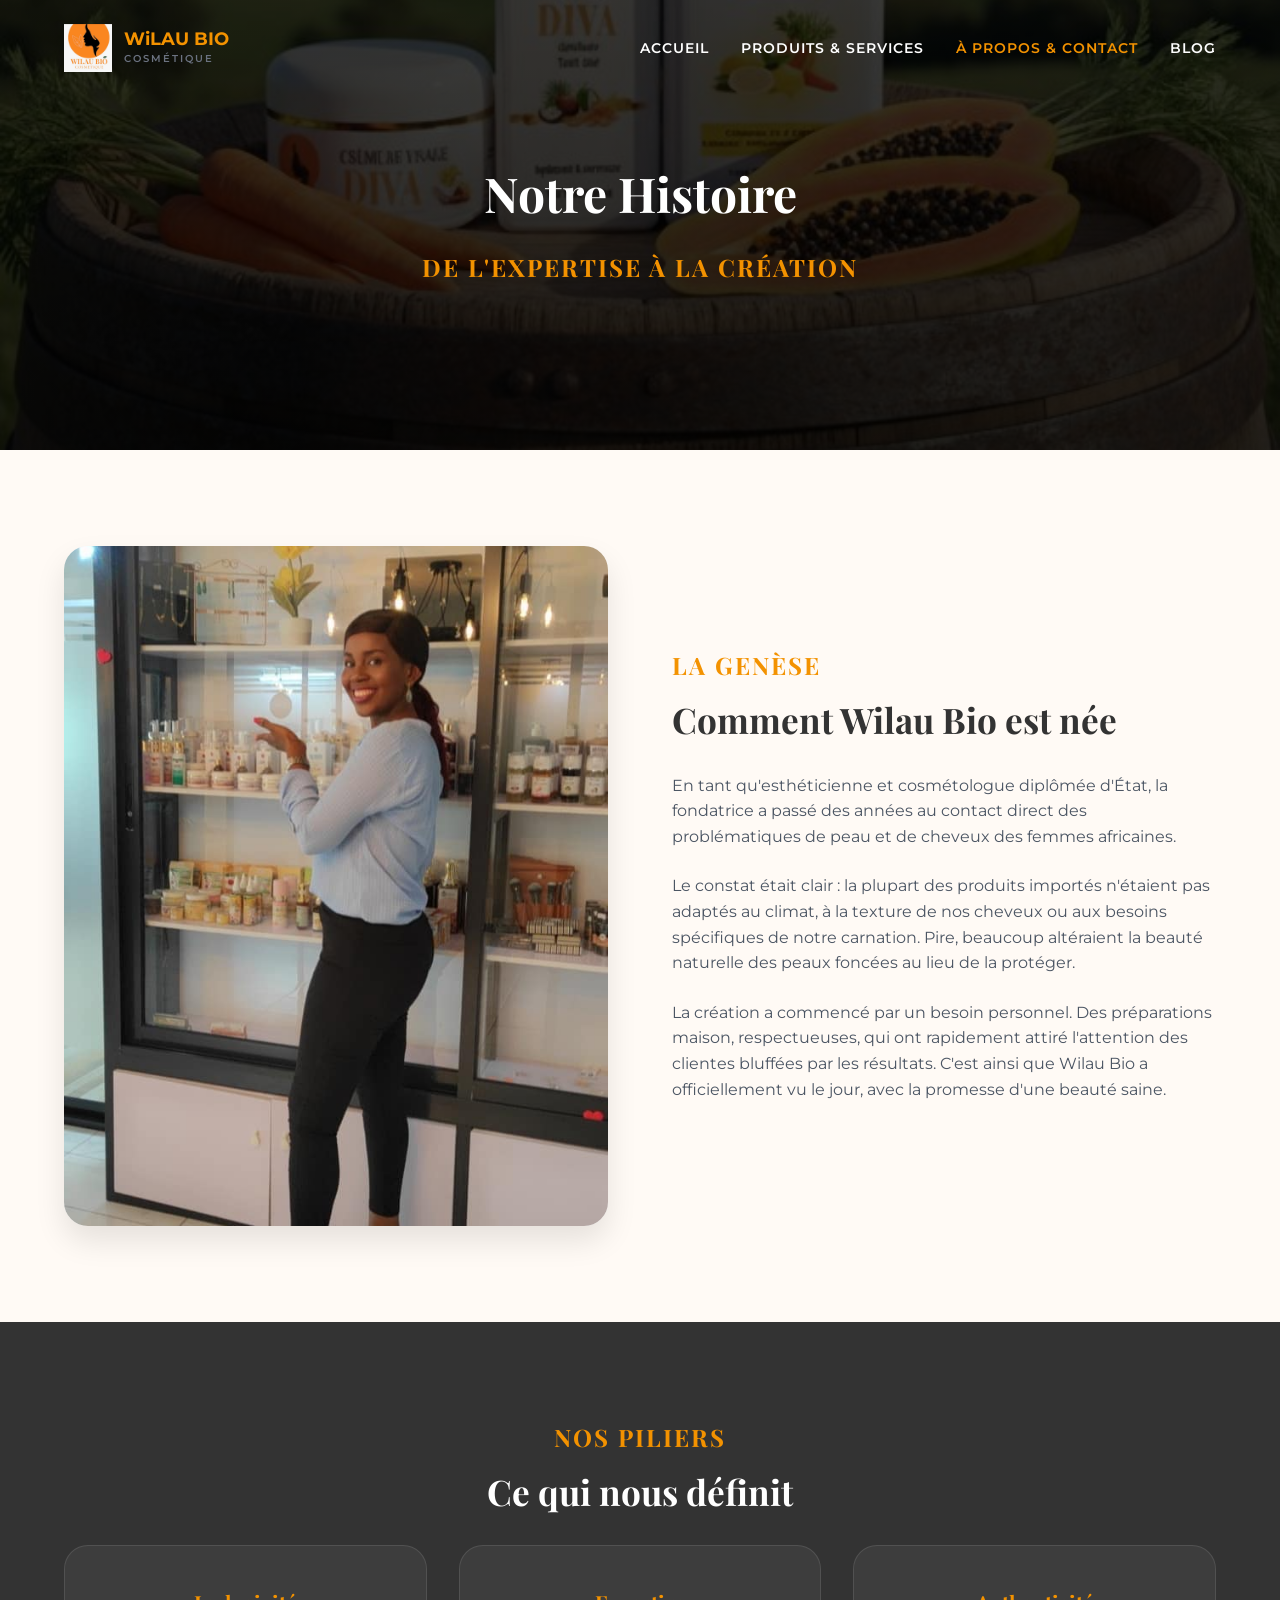
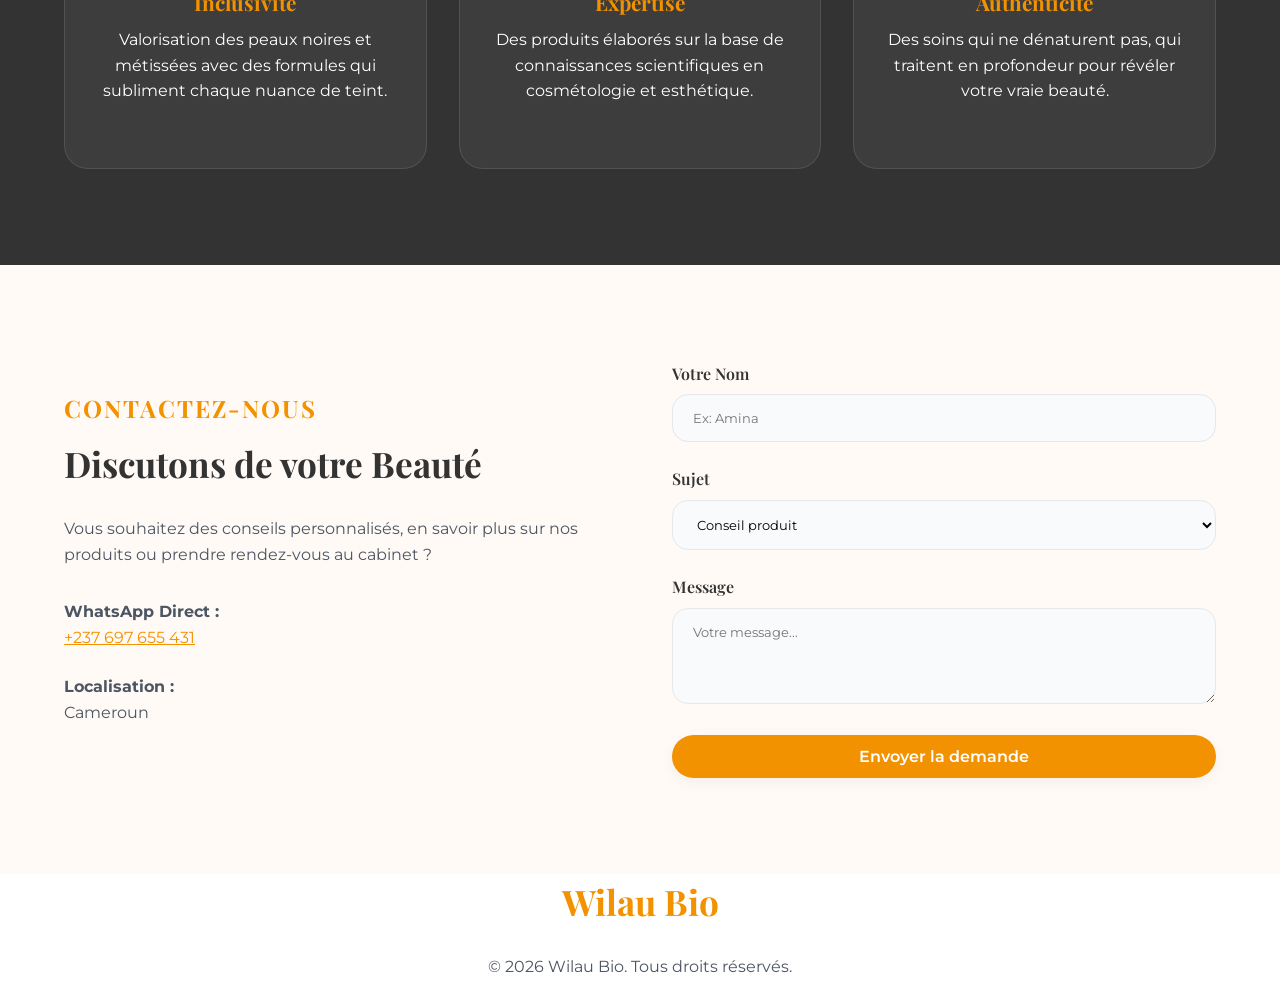
<file: a-propos-contact-min.html>
<!DOCTYPE html><html lang="fr"><head><link rel="stylesheet" href="https://cdnjs.cloudflare.com/ajax/libs/font-awesome/6.5.0/css/all.min.css"><meta charset="UTF-8"><meta name="viewport" content="width=device-width, initial-scale=1.0"><title>À propos & Contact | Wilau Bio</title><link href="https://fonts.googleapis.com/css2?family=Playfair+Display:ital,wght@0,400;0,600;0,700;1,400&family=Montserrat:wght@300;400;500;600&display=swap" rel="stylesheet"><link rel="stylesheet" href="css/style.css"><link rel="stylesheet" href="css/responsive.css"></head><body><header class="header" id="header"><div class="container nav-container"><a href="index.html" class="logo-wrapper"><img src="assets/logos/logo wilau.jpg" alt="Logo WiLAU BIO" style="height: 48px; width: auto; object-fit: contain;"><div class="logo-text"><span class="logo-title">WiLAU BIO</span><span class="logo-subtitle">Cosmétique</span></div></a><div class="hamburger" id="hamburger"><span></span><span></span><span></span></div><nav class="nav-menu" id="nav-menu"><ul><li><a href="index.html">Accueil</a></li><li><a href="produits-services.html">Produits & Services</a></li><li><a href="a-propos-contact.html" class="active">À propos & Contact</a></li><li><a href="blog.html">Blog</a></li></ul></nav></div></header><section class="page-banner reveal" style="background-image: linear-gradient(rgba(0,0,0,0.6), rgba(0,0,0,0.6)), url('assets/images/wilau img 5.jpg');"><div class="container center text-light"><h1>Notre Histoire</h1><p class="accent-font gold-text">De l'Expertise à la Création</p></div></section><section class="story-section bg-cream section-padding reveal"><div class="container split-layout"><div class="img-wrapper aspect-portrait"><img src="assets/images/wilau imgt.jpg" alt="Préparation de soins cosmétiques"></div><div class="text-content"><span class="accent-font gold-text">La Genèse</span><h2>Comment Wilau Bio est née</h2><p>En tant qu'esthéticienne et cosmétologue diplômée d'État, la fondatrice a passé des années au contact direct des problématiques de peau et de cheveux des femmes africaines.</p><p>Le constat était clair : la plupart des produits importés n'étaient pas adaptés au climat, à la texture de nos cheveux ou aux besoins spécifiques de notre carnation. Pire, beaucoup altéraient la beauté naturelle des peaux foncées au lieu de la protéger.</p><p>La création a commencé par un besoin personnel. Des préparations maison, respectueuses, qui ont rapidement attiré l'attention des clientes bluffées par les résultats. C'est ainsi que Wilau Bio a officiellement vu le jour, avec la promesse d'une beauté saine.</p></div></div></section><section class="values-section bg-dark text-light section-padding reveal"><div class="container"><div class="section-header center"><span class="accent-font gold-text">Nos Piliers</span><h2>Ce qui nous définit</h2></div><div class="grid-3 center"><div class="value-card"><h3 class="gold-text">Inclusivité</h3><p style="color: white;">Valorisation des peaux noires et métissées avec des formules qui subliment chaque nuance de teint.</p></div><div class="value-card"><h3 class="gold-text">Expertise</h3><p style="color: white;" >Des produits élaborés sur la base de connaissances scientifiques en cosmétologie et esthétique.</p></div><div class="value-card"><h3 class="gold-text">Authenticité</h3><p style="color: white;">Des soins qui ne dénaturent pas, qui traitent en profondeur pour révéler votre vraie beauté.</p></div></div></div></section><section class="contact-section bg-cream section-padding reveal"><div class="container split-layout"><div class="text-content"><span class="accent-font gold-text">Contactez-nous</span><h2>Discutons de votre Beauté</h2><p>Vous souhaitez des conseils personnalisés, en savoir plus sur nos produits ou prendre rendez-vous au cabinet ?</p><div class="contact-info mt-2"><p><strong>WhatsApp Direct :</strong><br><a href="https://wa.me/237699430350?text=Bonjour%20Wilau%20Bio,%20je%20souhaite%20vous%20contacter%20pour%20en%20savoir%20plus%20sur%20vos%20produits%20et%20services." class="gold-text" target="_blank">+237 697 655 431 </a></p><p><strong>Localisation :</strong><br>Cameroun</p></div></div><div class="contact-form-ui"><form action="#" class="premium-form"><div class="form-group"><label for="name">Votre Nom</label><input type="text" id="name" placeholder="Ex: Amina" required></div><div class="form-group"><label for="subject">Sujet</label><select id="subject"><option>Conseil produit</option><option>Réservation de soin</option><option>Partenariat</option></select></div><div class="form-group"><label for="message">Message</label><textarea id="message" rows="4" placeholder="Votre message..." required></textarea></div><button type="submit" class="btn btn-primary full-width">Envoyer la demande</button></form></div></div></section><footer><div class="container center"><h2 class="gold-text">Wilau Bio</h2><p>© 2026 Wilau Bio. Tous droits réservés.</p></div></footer><script src="js/main.js"><a href="https://wa.me/237699430350?text=Bonjour%20Wilau%20Bio,%20j'ai%20une%20question%20depuis%20votre%20site%20web." target="_blank" class="whatsapp-float" aria-label="Contactez-nous sur WhatsApp">
        <svg viewBox="0 0 32 32">
            <path d="M16.05 1.5c-7.95 0-14.4 6.45-14.4 14.4 0 2.65.7 5.25 2.05 7.5L2.2 29.8l6.6-1.75c2.25 1.25 4.8 1.9 7.4 1.9h.05c7.95 0 14.4-6.45 14.4-14.4S24 1.5 16.05 1.5zm0 24.35c-2.2 0-4.4-.6-6.3-1.75l-.45-.25-4.7 1.25 1.25-4.6-.3-.45c-1.3-2.05-1.95-4.4-1.95-6.85 0-6.6 5.35-11.95 11.95-11.95s11.95 5.35 11.95 11.95-5.35 11.95-11.95 11.95zm6.55-8.9c-.35-.2-2.1-1.05-2.45-1.15-.35-.1-.6-.2-.85.2-.25.35-.95 1.15-1.15 1.4-.2.25-.4.3-.75.1-2.1-1.05-3.65-2.2-5.1-4.65-.2-.35 0-.5.2-.7.2-.2.35-.4.55-.6.2-.2.25-.35.4-.6.1-.25.05-.45-.05-.65-.1-.2-.85-2.05-1.15-2.8-.3-.75-.6-.65-.85-.65h-.7c-.25 0-.7.1-1.05.5s-1.35 1.3-1.35 3.2c0 1.9 1.4 3.75 1.6 4.05.2.25 2.75 4.2 6.65 5.9 3.1 1.35 4.2 1.45 5.15 1.25 1.1-.25 2.1-1.05 2.4-2.1.3-1.05.3-1.95.2-2.1-.15-.2-.4-.3-.75-.5z"/>
        </svg>
    </a></script></body></html>
</file>
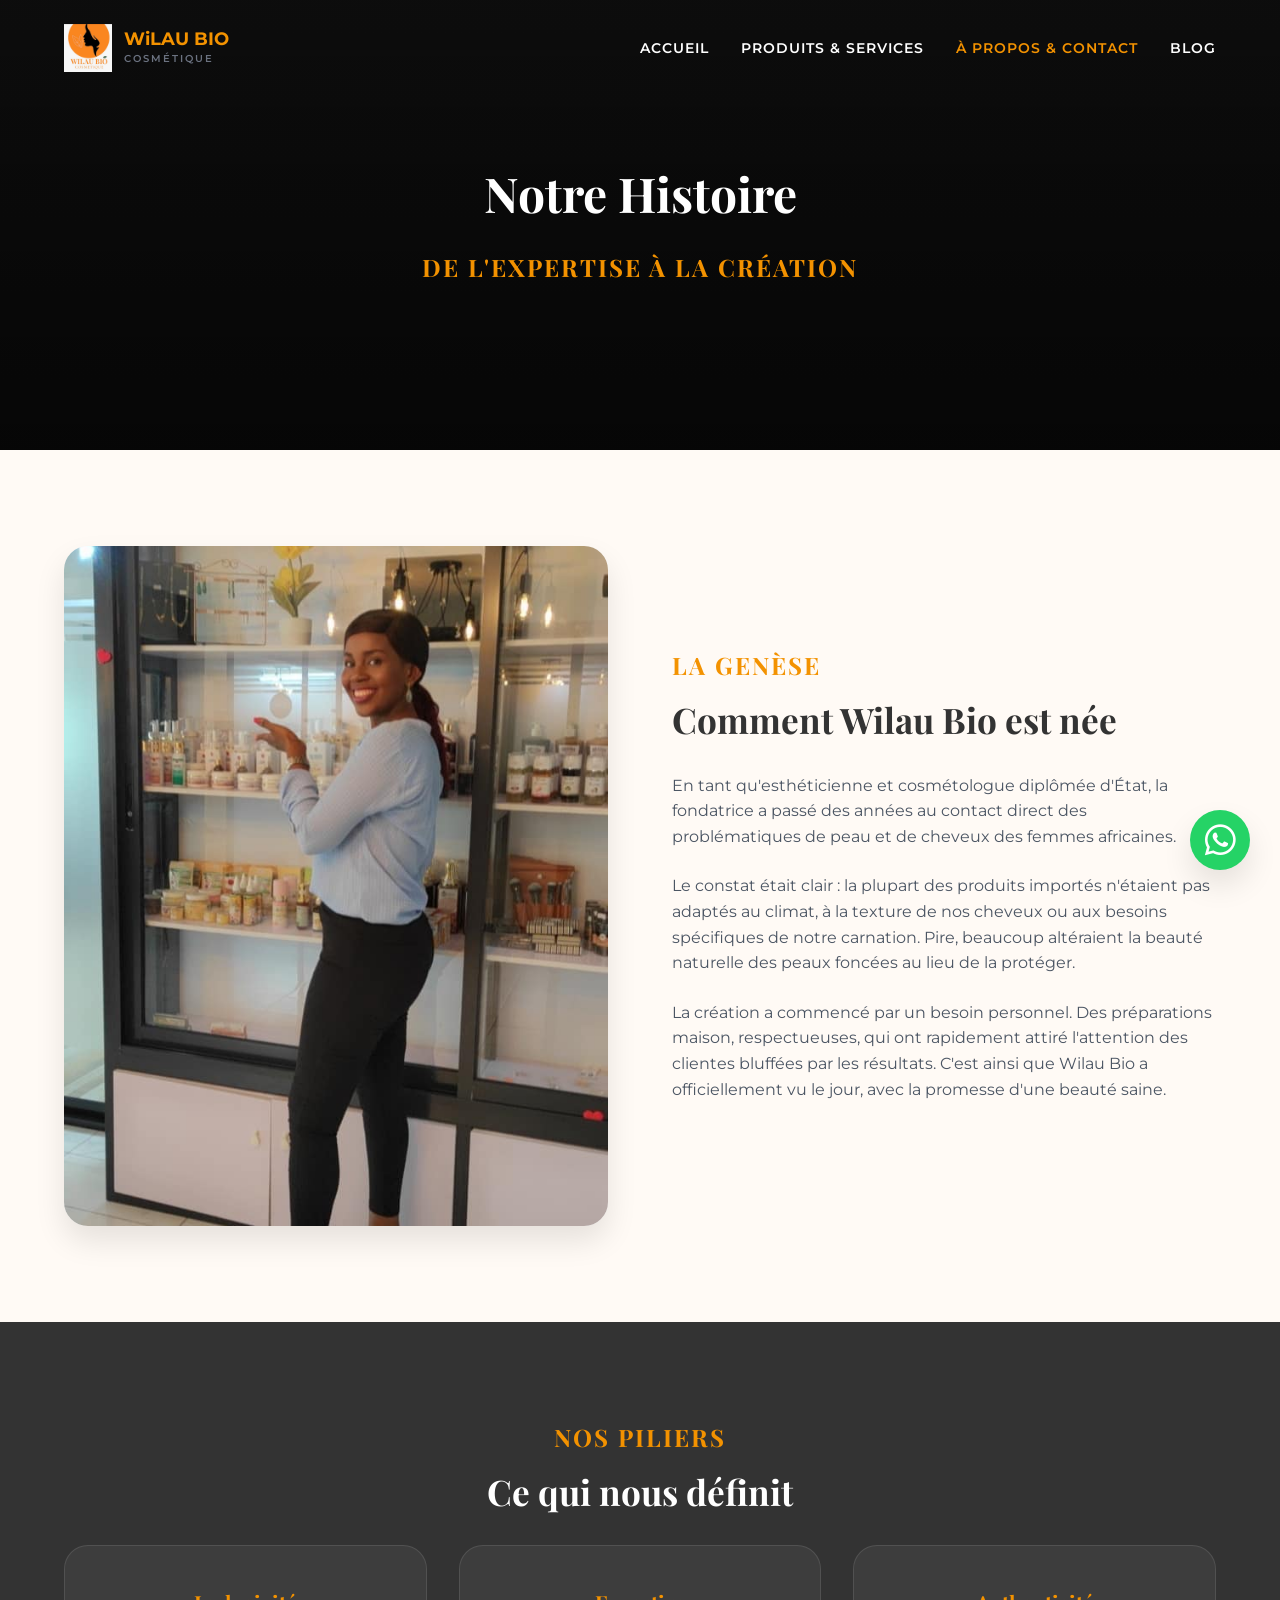
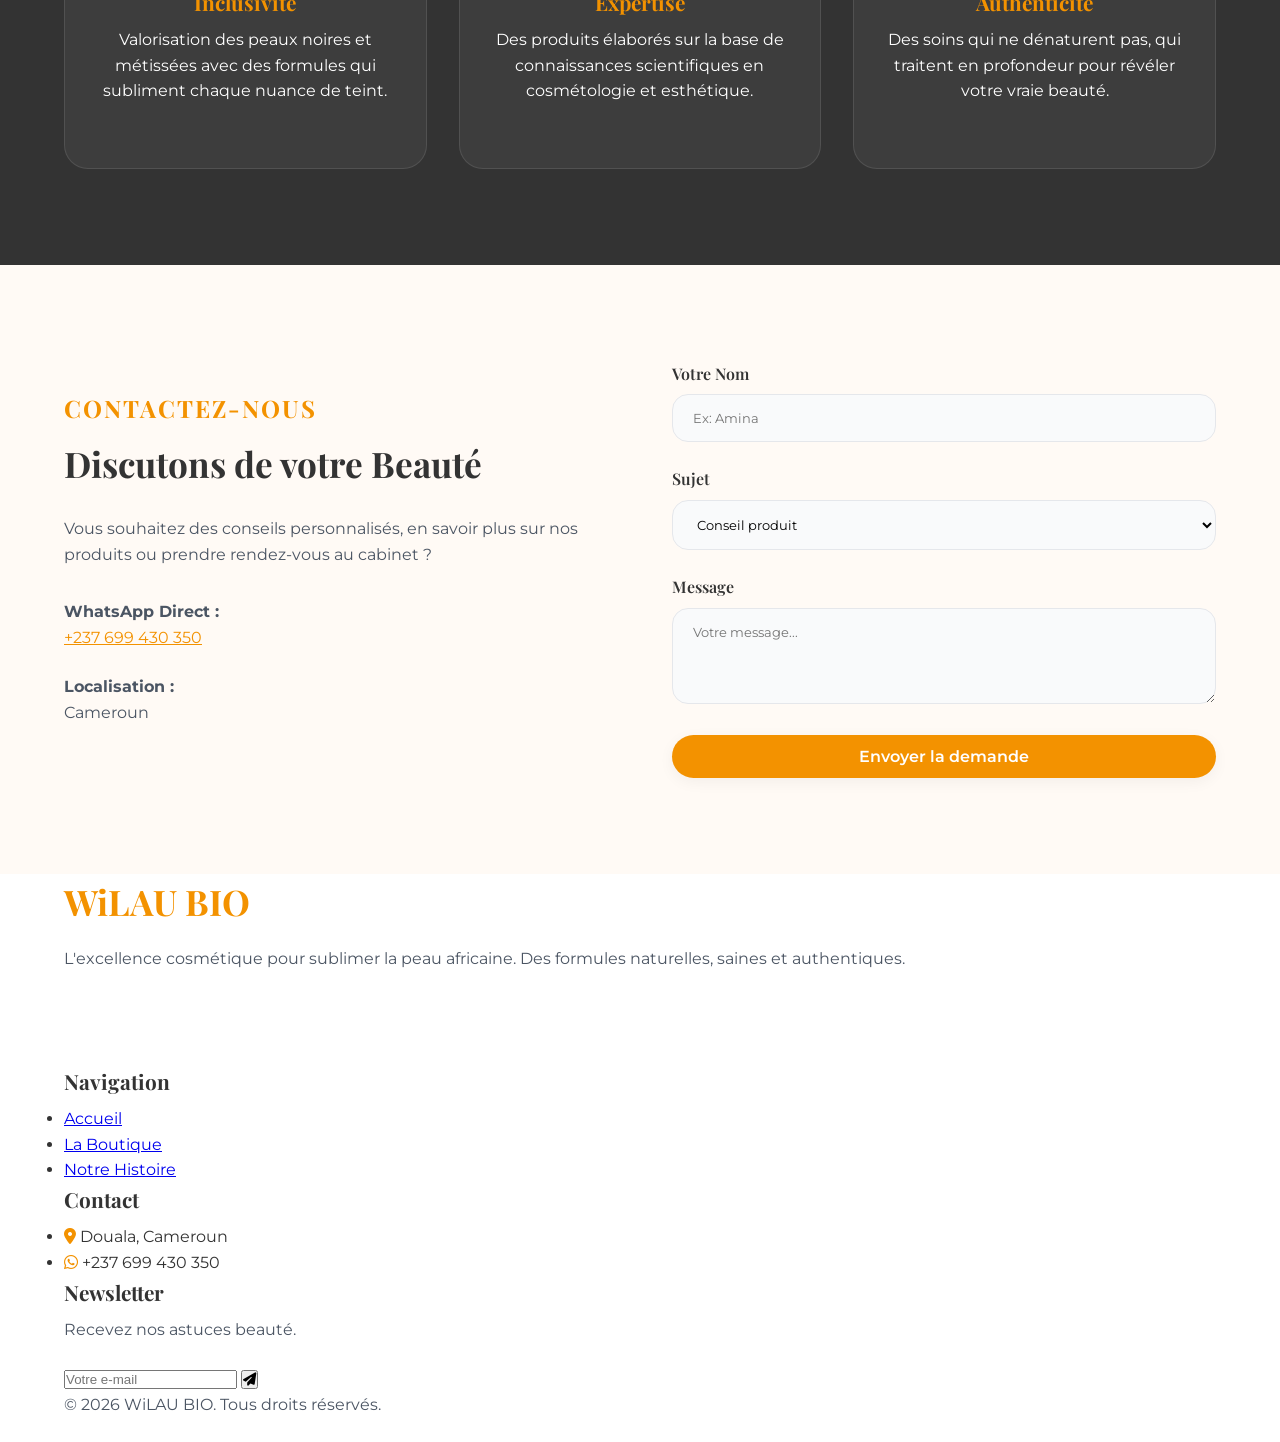
<file: a-propos-contact.html>
<!DOCTYPE html>
<html lang="fr">
<head>
    <meta charset="UTF-8">
    <meta name="viewport" content="width=device-width, initial-scale=1.0">
    <title>À propos & Contact | Wilau Bio</title>
    <link href="https://fonts.googleapis.com/css2?family=Playfair+Display:ital,wght@0,400;0,600;0,700;1,400&family=Montserrat:wght@300;400;500;600&display=swap" rel="stylesheet">
    <link rel="stylesheet" href="https://cdnjs.cloudflare.com/ajax/libs/font-awesome/6.5.0/css/all.min.css">
    <link rel="stylesheet" href="css/style.css">
    <link rel="stylesheet" href="css/responsive.css">
</head>
<body>
    <header class="header" id="header">
        <div class="container nav-container">
            <a href="index.html" class="logo-wrapper">
                <img src="assets/logos/logo wilau.jpg" alt="Logo WiLAU BIO" style="height: 48px; width: auto; object-fit: contain;">
                <div class="logo-text">
                    <span class="logo-title">WiLAU BIO</span>
                    <span class="logo-subtitle">Cosmétique</span>
                </div>
            </a>
            <div class="hamburger" id="hamburger"><span></span><span></span><span></span></div>
            <nav class="nav-menu" id="nav-menu">
                <ul>
                    <li><a href="index.html">Accueil</a></li>
                    <li><a href="produits-services.html">Produits & Services</a></li>
                    <li><a href="a-propos-contact.html" class="active">À propos & Contact</a></li>
                    <li><a href="blog.html">Blog</a></li>
                </ul>
            </nav>
        </div>
    </header>

    <section class="page-banner reveal" style="background-image: linear-gradient(rgba(0,0,0,0.6), rgba(0,0,0,0.7)), url('https://images.unsplash.com/photo-1555820598-c61a5b4f2c05?q=80&w=1920&auto=format&fit=crop');">
        <div class="container center text-light">
            <h1>Notre Histoire</h1>
            <p class="accent-font gold-text">De l'Expertise à la Création</p>
        </div>
    </section>

    <section class="story-section bg-cream section-padding reveal">
        <div class="container split-layout">
            <div class="img-wrapper aspect-portrait">
                <img src="assets/images/wilau imgt.jpg" alt="Préparation de soins cosmétiques">
            </div>
            <div class="text-content">
                <span class="accent-font gold-text">La Genèse</span>
                <h2>Comment Wilau Bio est née</h2>
                <p>En tant qu'esthéticienne et cosmétologue diplômée d'État, la fondatrice a passé des années au contact direct des problématiques de peau et de cheveux des femmes africaines.</p>
                <p>Le constat était clair : la plupart des produits importés n'étaient pas adaptés au climat, à la texture de nos cheveux ou aux besoins spécifiques de notre carnation. Pire, beaucoup altéraient la beauté naturelle des peaux foncées au lieu de la protéger.</p>
                <p>La création a commencé par un besoin personnel. Des préparations maison, respectueuses, qui ont rapidement attiré l'attention des clientes bluffées par les résultats. C'est ainsi que Wilau Bio a officiellement vu le jour, avec la promesse d'une beauté saine.</p>
            </div>
        </div>
    </section>

    <section class="values-section bg-dark text-light section-padding reveal">
        <div class="container">
            <div class="section-header center">
                <span class="accent-font gold-text">Nos Piliers</span>
                <h2>Ce qui nous définit</h2>
            </div>
            <div class="grid-3 center">
                <div class="value-card">
                    <h3 class="gold-text">Inclusivité</h3>
                    <p style="color: #ffffff;">Valorisation des peaux noires et métissées avec des formules qui subliment chaque nuance de teint.</p>
                </div>
                <div class="value-card">
                    <h3 class="gold-text">Expertise</h3>
                    <p style="color: #ffffff;">Des produits élaborés sur la base de connaissances scientifiques en cosmétologie et esthétique.</p>
                </div>
                <div class="value-card">
                    <h3 class="gold-text">Authenticité</h3>
                    <p style="color: #ffffff;">Des soins qui ne dénaturent pas, qui traitent en profondeur pour révéler votre vraie beauté.</p>
                </div>
            </div>
        </div>
    </section>

    <section class="contact-section bg-cream section-padding reveal">
        <div class="container split-layout">
            <div class="text-content">
                <span class="accent-font gold-text">Contactez-nous</span>
                <h2>Discutons de votre Beauté</h2>
                <p>Vous souhaitez des conseils personnalisés, en savoir plus sur nos produits ou prendre rendez-vous au cabinet ?</p>
                <div class="contact-info mt-2">
                    <p><strong>WhatsApp Direct :</strong><br>
                    <a href="https://wa.me/237699430350?text=Bonjour%20Wilau%20Bio" class="gold-text" target="_blank">+237 699 430 350</a></p>
                    <p><strong>Localisation :</strong><br> Cameroun</p>
                </div>
            </div>
            <div class="contact-form-ui">
                <form class="premium-form" onsubmit="sendToWhatsApp(event)">
                    <div class="form-group">
                        <label for="name">Votre Nom</label>
                        <input type="text" id="name" placeholder="Ex: Amina" required>
                    </div>
                    <div class="form-group">
                        <label for="subject">Sujet</label>
                        <select id="subject">
                            <option>Conseil produit</option>
                            <option>Réservation de soin</option>
                            <option>Partenariat</option>
                        </select>
                    </div>
                    <div class="form-group">
                        <label for="message">Message</label>
                        <textarea id="message" rows="4" placeholder="Votre message..." required></textarea>
                    </div>
                    <button type="submit" class="btn btn-primary full-width">Envoyer la demande</button>
                </form>

                <script>
                    function sendToWhatsApp(event) {
                        event.preventDefault(); // Stoppe le rechargement de la page
                        
                        // Récupération des mots tapés
                        const name = document.getElementById('name').value;
                        const subject = document.getElementById('subject').value;
                        const message = document.getElementById('message').value;
                        
                        // Création du beau texte WhatsApp
                        const text = `Bonjour Wilau Bio ! ✨\n\nJe suis *${name}*.\n*Sujet :* ${subject}\n\n*Mon message :*\n${message}`;
                        
                        // Génération du lien WhatsApp sécurisé et redirection forcée
                        const url = `https://wa.me/237699430350?text=${encodeURIComponent(text)}`;
                        window.location.href = url; // <-- LA LIGNE MAGIQUE QUI CONTOURNE LES BLOQUEURS
                    }
                </script>
            </div>
    </section>

   <footer class="footer-pro">
        <div class="container">
            <div class="footer-grid">
                <div class="footer-col brand-col">
                    <h2 class="gold-text" style="font-family: var(--font-heading); margin-bottom: 1rem;">WiLAU BIO</h2>
                    <p>L'excellence cosmétique pour sublimer la peau africaine. Des formules naturelles, saines et authentiques.</p>
                    <div class="social-links" style="justify-content: flex-start;">
                        <a href="#" target="_blank"><i class="fab fa-facebook-f"></i></a>
                        <a href="#" target="_blank"><i class="fab fa-instagram"></i></a>
                        <a href="#" target="_blank"><i class="fab fa-tiktok"></i></a>
                    </div>
                </div>
                <div class="footer-col links-col">
                    <h3 class="footer-title">Navigation</h3>
                    <ul>
                        <li><a href="index.html">Accueil</a></li>
                        <li><a href="produits-services.html">La Boutique</a></li>
                        <li><a href="a-propos-contact.html">Notre Histoire</a></li>
                    </ul>
                </div>
                <div class="footer-col contact-col">
                    <h3 class="footer-title">Contact</h3>
                    <ul>
                        <li><i class="fas fa-map-marker-alt gold-text"></i> Douala, Cameroun</li>
                        <li><i class="fab fa-whatsapp gold-text"></i> +237 699 430 350</li>
                    </ul>
                </div>
                <div class="footer-col newsletter-col">
                    <h3 class="footer-title">Newsletter</h3>
                    <p>Recevez nos astuces beauté.</p>
                    <form class="newsletter-form" onsubmit="sendNewsletter(event)">
                        <input type="email" placeholder="Votre e-mail" required>
                        <button type="submit"><i class="fas fa-paper-plane"></i></button>
                    </form>
                    
                    <script>
                        function sendNewsletter(event) {
                            event.preventDefault();
                            const email = event.target.querySelector('input[type="email"]').value;
                            const text = `Bonjour Wilau Bio ! Je souhaite inscrire mon adresse email (*${email}*) à votre Newsletter.`;
                            window.location.href = `https://wa.me/237699430350?text=${encodeURIComponent(text)}`;
                            event.target.reset();
                        }
                    </script>
                </div>
            </div>
        </div>
        <div class="footer-bottom">
            <div class="container">
                <p>&copy; 2026 WiLAU BIO. Tous droits réservés.</p>
            </div>
        </div>
    </footer>

    <a href="https://wa.me/237699430350" class="whatsapp-float" target="_blank" aria-label="Contacter sur WhatsApp">
        <i class="fab fa-whatsapp"></i>
    </a>

    <script src="js/main.js"></script>
</body>
</html>
</file>
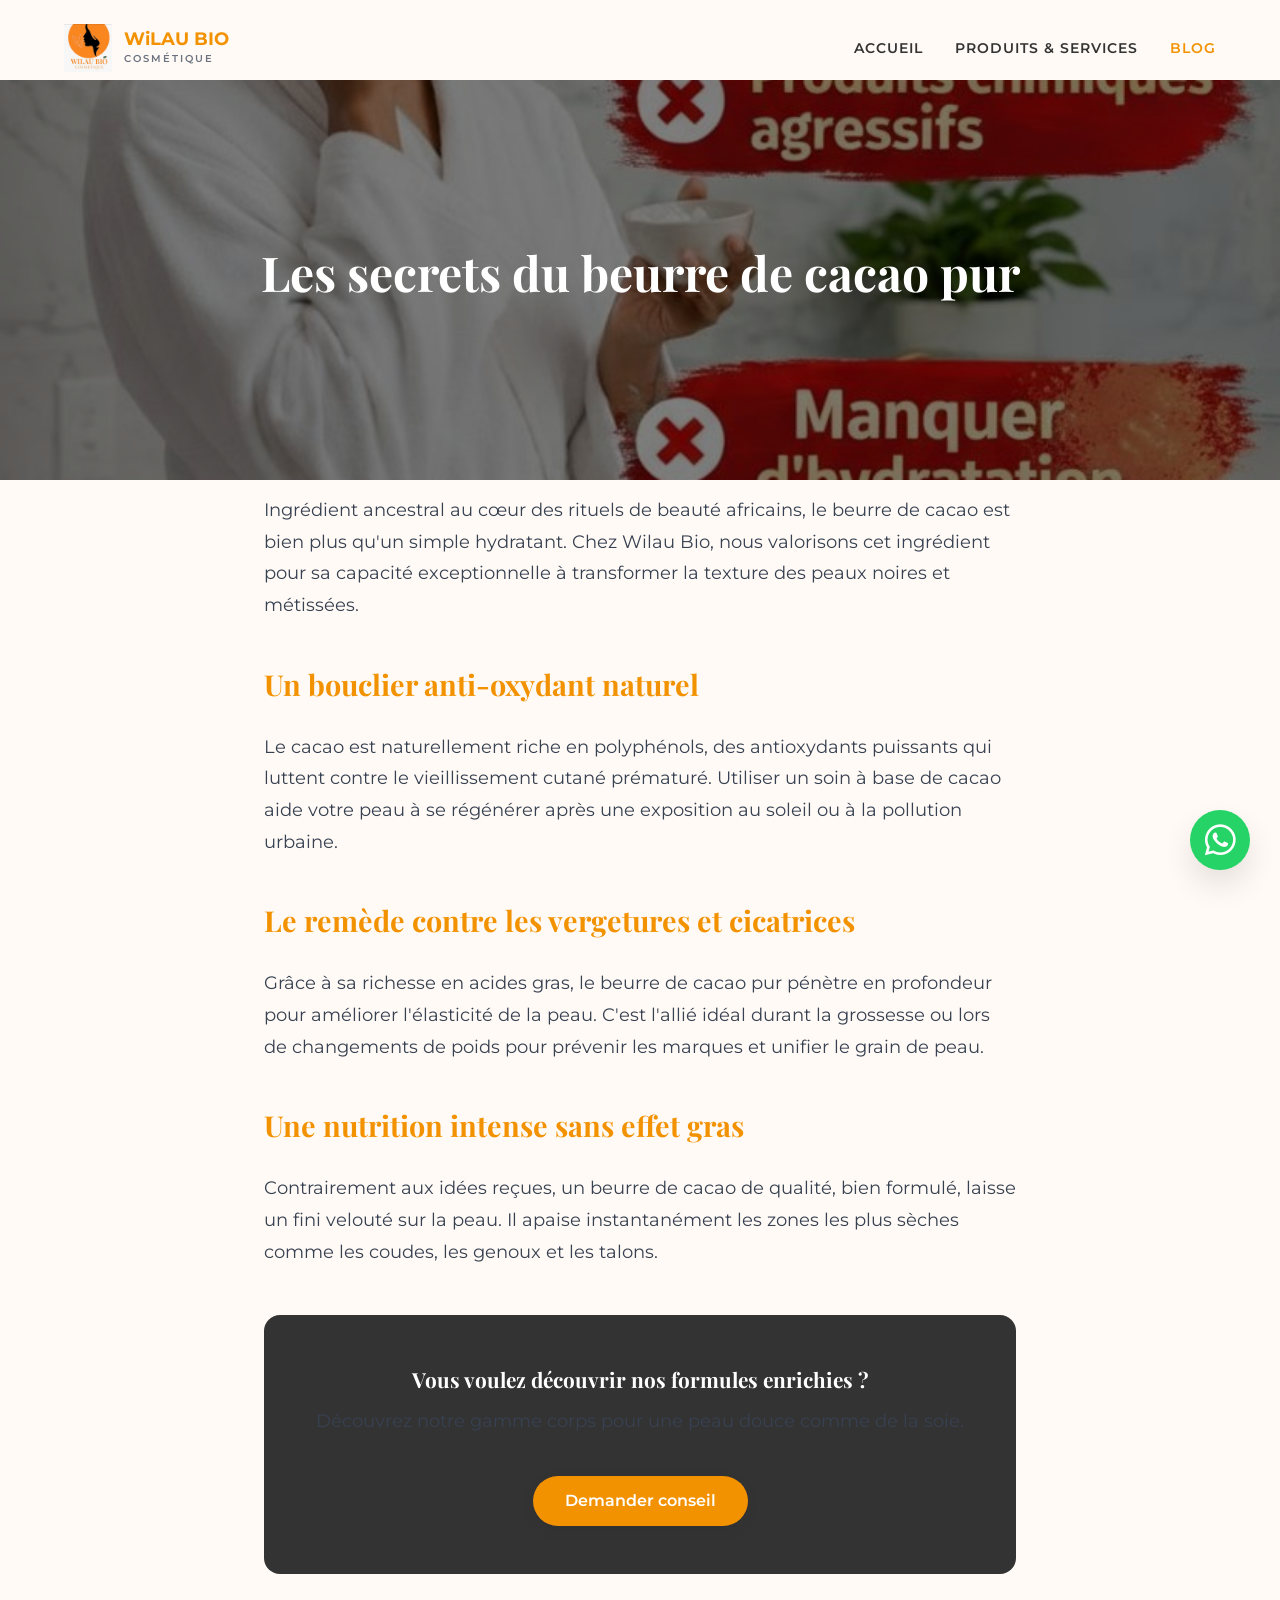
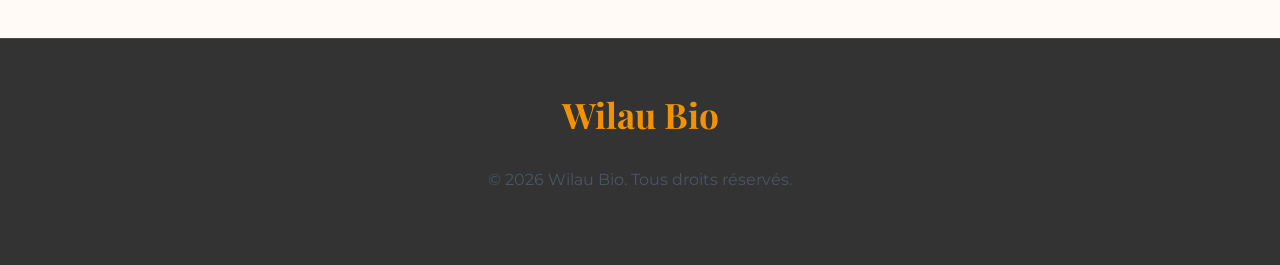
<file: article-cacao.html>
<!DOCTYPE html>
<html lang="fr">
<head>
    <meta charset="UTF-8">
    <meta name="viewport" content="width=device-width, initial-scale=1.0">
    <title>Les Secrets du Beurre de Cacao | Wilau Bio</title>
    <link href="https://fonts.googleapis.com/css2?family=Playfair+Display:ital,wght@0,400;0,600;0,700;1,400&family=Montserrat:wght@300;400;500;600&display=swap" rel="stylesheet">
    <link rel="stylesheet" href="css/style.css">
    <link rel="stylesheet" href="css/responsive.css">
    <link rel="stylesheet" href="https://cdnjs.cloudflare.com/ajax/libs/font-awesome/6.5.0/css/all.min.css">
    <style>
        .article-body { max-width: 800px; margin: 0 auto; padding: 4rem 1.5rem; }
        .article-body h2 { color: var(--color-gold); margin-top: 2.5rem; font-size: 1.8rem; }
        .article-body p { font-size: 1.1rem; line-height: 1.8; margin-bottom: 1.5rem; color: #374151; }
        .article-banner { height: 400px; background-size: cover; background-position: center; display: flex; align-items: center; justify-content: center; position: relative; margin-top: 80px; }
        .article-banner::after { content: ''; position: absolute; inset: 0; background: rgba(0,0,0,0.5); }
        .article-banner h1 { position: relative; z-index: 2; color: white; text-align: center; padding: 0 1rem; }
    </style>
</head>
<body class="bg-cream">
    <header class="header scrolled" id="header">
        <div class="container nav-container">
            <a href="index.html" class="logo-wrapper">
                <img src="assets/logos/logo wilau.jpg" alt="Logo WiLAU BIO" style="height: 48px; width: auto; object-fit: contain;">
                <div class="logo-text"><span class="logo-title">WiLAU BIO</span><span class="logo-subtitle">Cosmétique</span></div>
            </a>
            <nav class="nav-menu">
                <ul>
                    <li><a href="index.html">Accueil</a></li>
                    <li><a href="produit-services.html">Produits & Services</a></li>
                    <li><a href="blog.html" class="active">Blog</a></li>
                </ul>
            </nav>
        </div>
    </header>

    <section class="article-banner" style="background-image: url('assets/images/wilau skincare.jpg');">
        <h1>Les secrets du beurre de cacao pur</h1>
    </section>

    <main class="article-body bg-white shadow-sm" style="border-radius: 1.5rem; margin-top: -50px; position: relative; z-index: 5;">
        <p>Ingrédient ancestral au cœur des rituels de beauté africains, le beurre de cacao est bien plus qu'un simple hydratant. Chez Wilau Bio, nous valorisons cet ingrédient pour sa capacité exceptionnelle à transformer la texture des peaux noires et métissées.</p>

        <h2>Un bouclier anti-oxydant naturel</h2>
        <p>Le cacao est naturellement riche en polyphénols, des antioxydants puissants qui luttent contre le vieillissement cutané prématuré. Utiliser un soin à base de cacao aide votre peau à se régénérer après une exposition au soleil ou à la pollution urbaine.</p>

        <h2>Le remède contre les vergetures et cicatrices</h2>
        <p>Grâce à sa richesse en acides gras, le beurre de cacao pur pénètre en profondeur pour améliorer l'élasticité de la peau. C'est l'allié idéal durant la grossesse ou lors de changements de poids pour prévenir les marques et unifier le grain de peau.</p>

        <h2>Une nutrition intense sans effet gras</h2>
        <p>Contrairement aux idées reçues, un beurre de cacao de qualité, bien formulé, laisse un fini velouté sur la peau. Il apaise instantanément les zones les plus sèches comme les coudes, les genoux et les talons.</p>

        <div class="cta-blog mt-3 center p-3 bg-dark text-light border-gold" style="border-radius: 1rem;">
            <h3>Vous voulez découvrir nos formules enrichies ?</h3>
            <p>Découvrez notre gamme corps pour une peau douce comme de la soie.</p>
            <a href="https://wa.me/237699430350?text=Bonjour%20Wilau%20Bio,%20je%20souhaite%20découvrir%20vos%20soins%20nourrissants." target="_blank" class="btn btn-primary gold-btn mt-1">Demander conseil</a>
        </div>
    </main>

    <footer class="footer bg-dark">
        <div class="container center text-light">
            <h2 class="gold-text">Wilau Bio</h2>
            <p>© 2026 Wilau Bio. Tous droits réservés.</p>
        </div>
    </footer>
    <a href="https://wa.me/237699430350" class="whatsapp-float" target="_blank"><i class="fab fa-whatsapp"></i></a>
    <script src="js/main.js"></script>
</body>
</html>
</file>
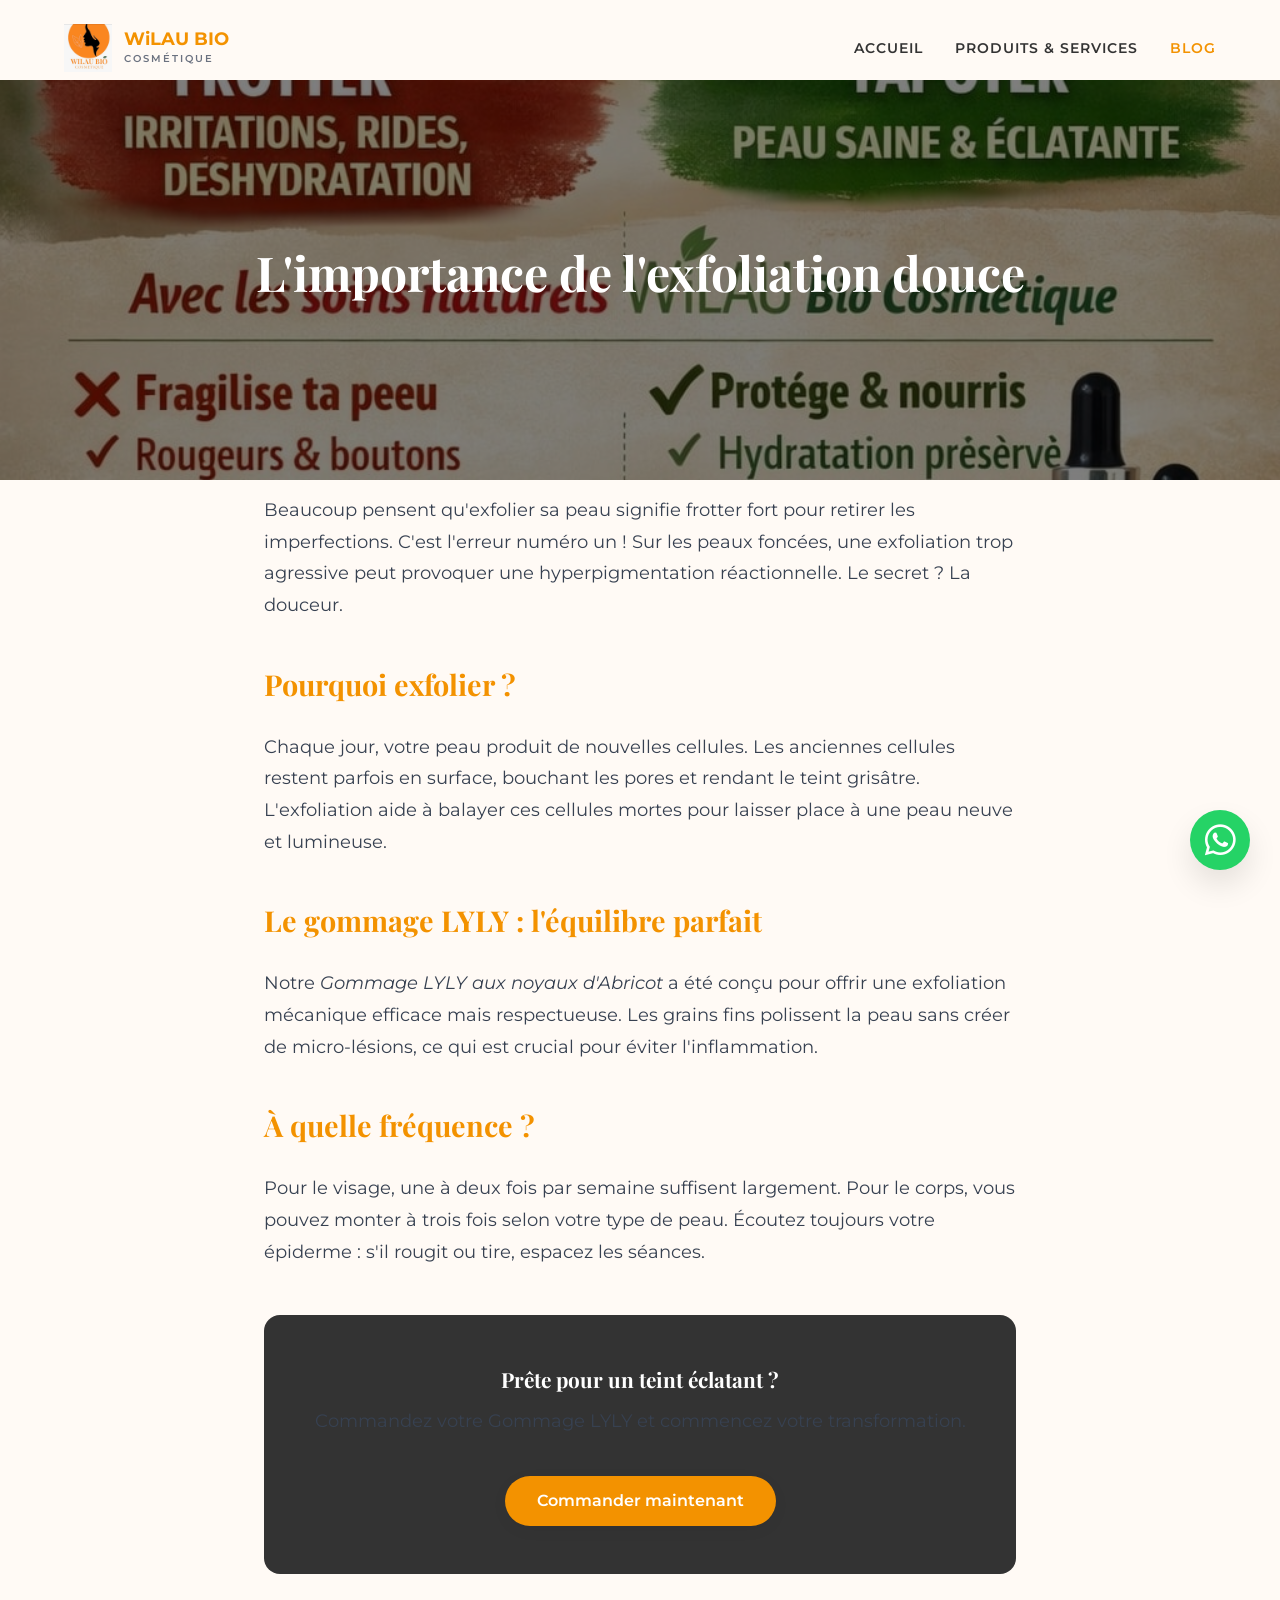
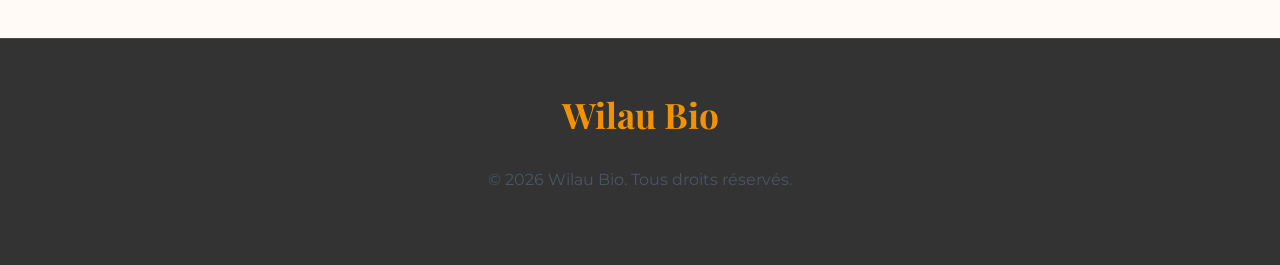
<file: article-exfoliation.html>
<!DOCTYPE html>
<html lang="fr">
<head>
    <meta charset="UTF-8">
    <meta name="viewport" content="width=device-width, initial-scale=1.0">
    <title>Exfoliation Douce | Wilau Bio</title>
    <link href="https://fonts.googleapis.com/css2?family=Playfair+Display:ital,wght@0,400;0,600;0,700;1,400&family=Montserrat:wght@300;400;500;600&display=swap" rel="stylesheet">
    <link rel="stylesheet" href="css/style.css">
    <link rel="stylesheet" href="css/responsive.css">
    <link rel="stylesheet" href="https://cdnjs.cloudflare.com/ajax/libs/font-awesome/6.5.0/css/all.min.css">
    <style>
        .article-body { max-width: 800px; margin: 0 auto; padding: 4rem 1.5rem; }
        .article-body h2 { color: var(--color-gold); margin-top: 2.5rem; font-size: 1.8rem; }
        .article-body p { font-size: 1.1rem; line-height: 1.8; margin-bottom: 1.5rem; color: #374151; }
        .article-banner { height: 400px; background-size: cover; background-position: center; display: flex; align-items: center; justify-content: center; position: relative; margin-top: 80px; }
        .article-banner::after { content: ''; position: absolute; inset: 0; background: rgba(0,0,0,0.5); }
        .article-banner h1 { position: relative; z-index: 2; color: white; text-align: center; padding: 0 1rem; }
    </style>
</head>
<body class="bg-cream">
    <header class="header scrolled" id="header">
        <div class="container nav-container">
            <a href="index.html" class="logo-wrapper">
                <img src="assets/logos/logo wilau.jpg" alt="Logo WiLAU BIO" style="height: 48px; width: auto; object-fit: contain;">
                <div class="logo-text"><span class="logo-title">WiLAU BIO</span><span class="logo-subtitle">Cosmétique</span></div>
            </a>
            <nav class="nav-menu">
                <ul>
                    <li><a href="index.html">Accueil</a></li>
                    <li><a href="produit-services.html">Produits & Services</a></li>
                    <li><a href="blog.html" class="active">Blog</a></li>
                </ul>
            </nav>
        </div>
    </header>

    <section class="article-banner" style="background-image: url('assets/images/wilau conseil.jpg');">
        <h1>L'importance de l'exfoliation douce</h1>
    </section>

    <main class="article-body bg-white shadow-sm" style="border-radius: 1.5rem; margin-top: -50px; position: relative; z-index: 5;">
        <p>Beaucoup pensent qu'exfolier sa peau signifie frotter fort pour retirer les imperfections. C'est l'erreur numéro un ! Sur les peaux foncées, une exfoliation trop agressive peut provoquer une hyperpigmentation réactionnelle. Le secret ? La douceur.</p>

        <h2>Pourquoi exfolier ?</h2>
        <p>Chaque jour, votre peau produit de nouvelles cellules. Les anciennes cellules restent parfois en surface, bouchant les pores et rendant le teint grisâtre. L'exfoliation aide à balayer ces cellules mortes pour laisser place à une peau neuve et lumineuse.</p>

        <h2>Le gommage LYLY : l'équilibre parfait</h2>
        <p>Notre <em>Gommage LYLY aux noyaux d'Abricot</em> a été conçu pour offrir une exfoliation mécanique efficace mais respectueuse. Les grains fins polissent la peau sans créer de micro-lésions, ce qui est crucial pour éviter l'inflammation.</p>

        <h2>À quelle fréquence ?</h2>
        <p>Pour le visage, une à deux fois par semaine suffisent largement. Pour le corps, vous pouvez monter à trois fois selon votre type de peau. Écoutez toujours votre épiderme : s'il rougit ou tire, espacez les séances.</p>

        <div class="cta-blog mt-3 center p-3 bg-dark text-light border-gold" style="border-radius: 1rem;">
            <h3>Prête pour un teint éclatant ?</h3>
            <p>Commandez votre Gommage LYLY et commencez votre transformation.</p>
            <a href="https://wa.me/237699430350?text=Bonjour%20Wilau%20Bio,%20je%20souhaite%20commander%20le%20Gommage%20LYLY." target="_blank" class="btn btn-primary gold-btn mt-1">Commander maintenant</a>
        </div>
    </main>

    <footer class="footer bg-dark">
        <div class="container center text-light">
            <h2 class="gold-text">Wilau Bio</h2>
            <p>© 2026 Wilau Bio. Tous droits réservés.</p>
        </div>
    </footer>
    <a href="https://wa.me/237699430350" class="whatsapp-float" target="_blank"><i class="fab fa-whatsapp"></i></a>
    <script src="js/main.js"></script>
</body>
</html>
</file>
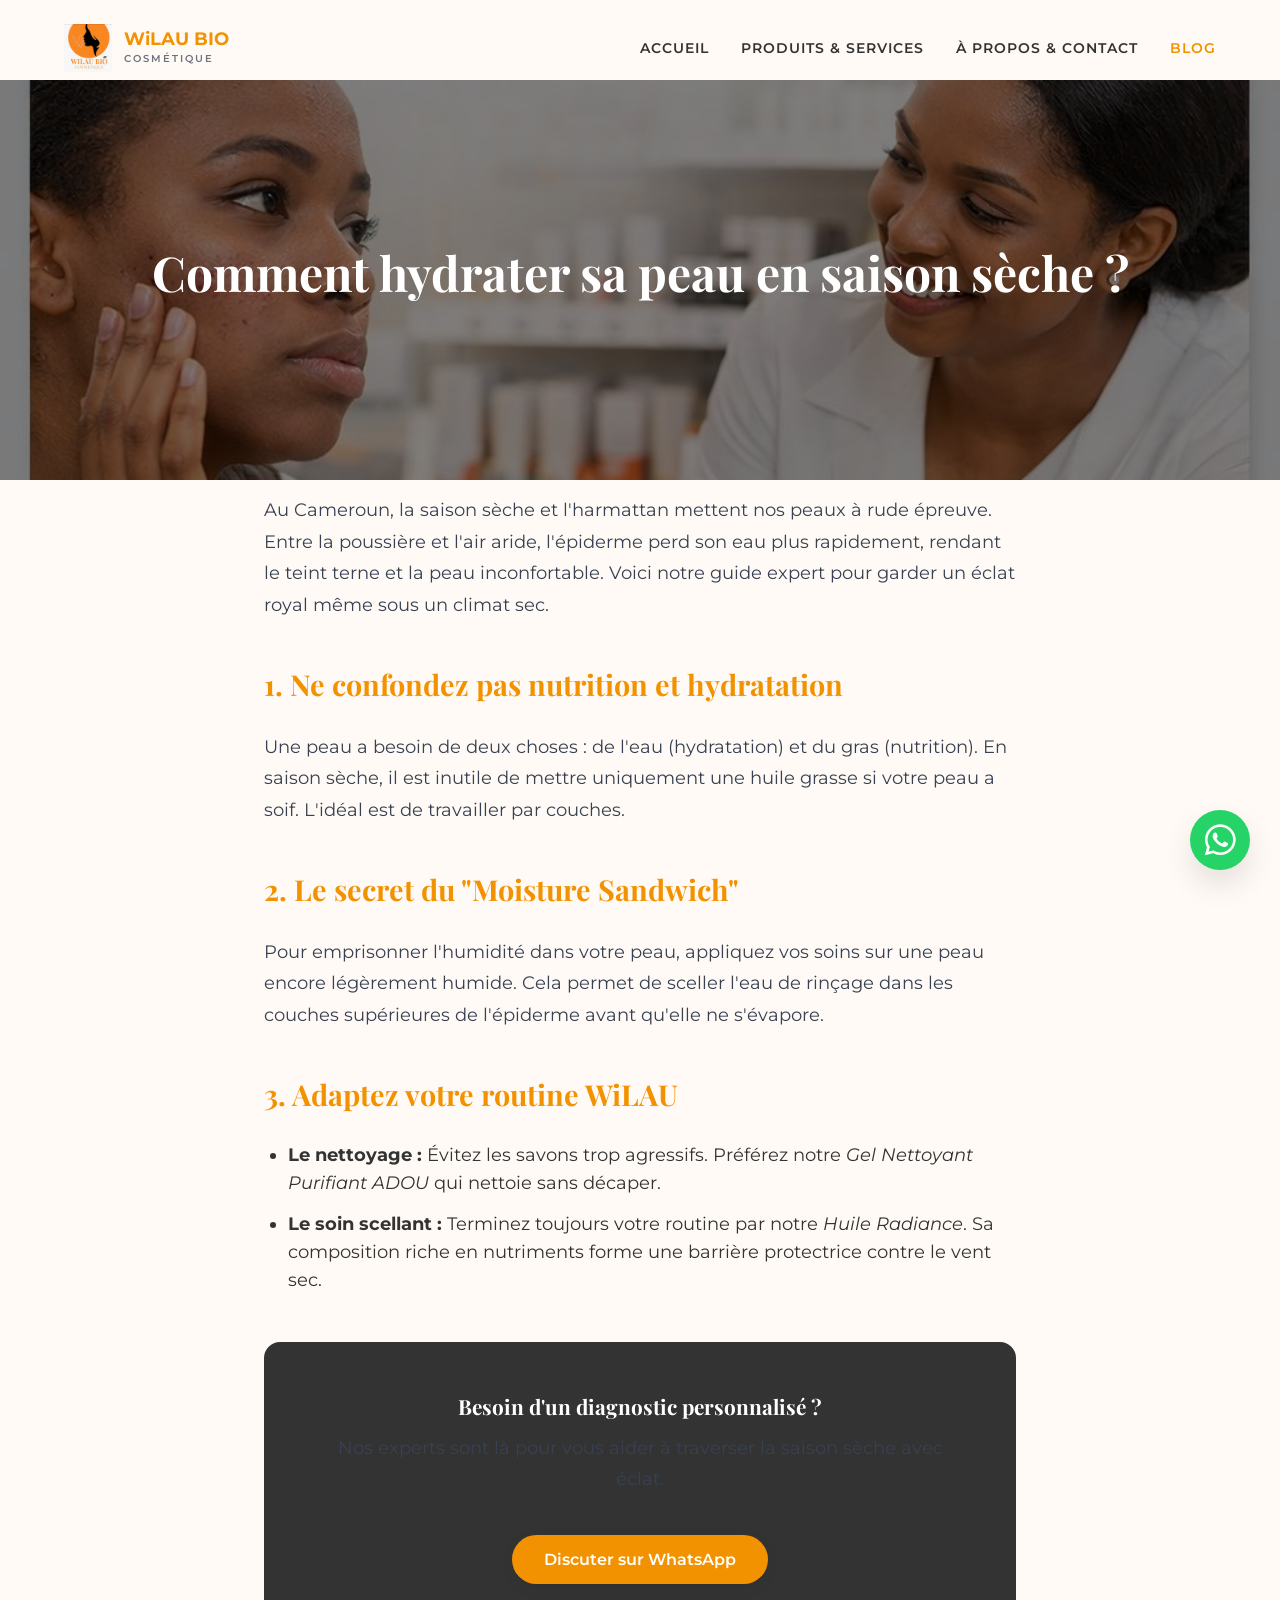
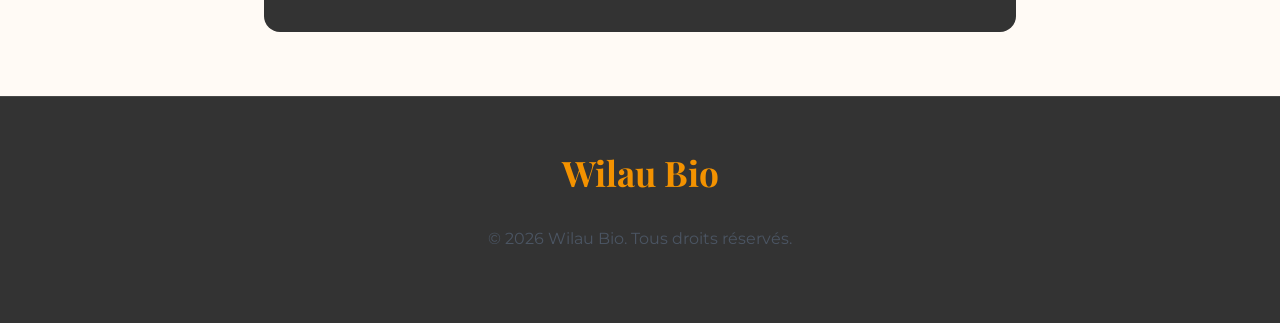
<file: article-hydratation.html>
<!DOCTYPE html>
<html lang="fr">
<head>
    <meta charset="UTF-8">
    <meta name="viewport" content="width=device-width, initial-scale=1.0">
    <title>Hydratation en Saison Sèche | Wilau Bio</title>
    <link href="https://fonts.googleapis.com/css2?family=Playfair+Display:ital,wght@0,400;0,600;0,700;1,400&family=Montserrat:wght@300;400;500;600&display=swap" rel="stylesheet">
    <link rel="stylesheet" href="css/style.css">
    <link rel="stylesheet" href="css/responsive.css">
    <link rel="stylesheet" href="https://cdnjs.cloudflare.com/ajax/libs/font-awesome/6.5.0/css/all.min.css">
    <style>
        .article-body { max-width: 800px; margin: 0 auto; padding: 4rem 1.5rem; }
        .article-body h2 { color: var(--color-gold); margin-top: 2.5rem; font-size: 1.8rem; }
        .article-body p { font-size: 1.1rem; line-height: 1.8; margin-bottom: 1.5rem; color: #374151; }
        .article-body ul { margin-bottom: 1.5rem; padding-left: 1.5rem; }
        .article-body li { margin-bottom: 0.8rem; font-size: 1.1rem; }
        .article-banner { height: 400px; background-size: cover; background-position: center; display: flex; align-items: center; justify-content: center; position: relative; margin-top: 80px; }
        .article-banner::after { content: ''; position: absolute; inset: 0; background: rgba(0,0,0,0.5); }
        .article-banner h1 { position: relative; z-index: 2; color: white; text-align: center; padding: 0 1rem; }
    </style>
</head>
<body class="bg-cream">
    <header class="header scrolled" id="header">
        <div class="container nav-container">
            <a href="index.html" class="logo-wrapper">
                <img src="assets/logos/logo wilau.jpg" alt="Logo WiLAU BIO" style="height: 48px; width: auto; object-fit: contain;">
                <div class="logo-text">
                    <span class="logo-title">WiLAU BIO</span>
                    <span class="logo-subtitle">Cosmétique</span>
                </div>
            </a>
            <div class="hamburger" id="hamburger"><span></span><span></span><span></span></div>
            <nav class="nav-menu" id="nav-menu">
                <ul>
                    <li><a href="index.html">Accueil</a></li>
                    <li><a href="produit-services.html">Produits & Services</a></li>
                    <li><a href="a-propos-contact.html">À propos & Contact</a></li>
                    <li><a href="blog.html" class="active">Blog</a></li>
                </ul>
            </nav>
        </div>
    </header>

    <section class="article-banner" style="background-image: url('assets/images/wilau img 8.jpg');">
        <h1>Comment hydrater sa peau en saison sèche ?</h1>
    </section>

    <main class="article-body bg-white shadow-sm" style="border-radius: 1.5rem; margin-top: -50px; position: relative; z-index: 5;">
        <p>Au Cameroun, la saison sèche et l'harmattan mettent nos peaux à rude épreuve. Entre la poussière et l'air aride, l'épiderme perd son eau plus rapidement, rendant le teint terne et la peau inconfortable. Voici notre guide expert pour garder un éclat royal même sous un climat sec.</p>

        <h2>1. Ne confondez pas nutrition et hydratation</h2>
        <p>Une peau a besoin de deux choses : de l'eau (hydratation) et du gras (nutrition). En saison sèche, il est inutile de mettre uniquement une huile grasse si votre peau a soif. L'idéal est de travailler par couches.</p>

        <h2>2. Le secret du "Moisture Sandwich"</h2>
        <p>Pour emprisonner l'humidité dans votre peau, appliquez vos soins sur une peau encore légèrement humide. Cela permet de sceller l'eau de rinçage dans les couches supérieures de l'épiderme avant qu'elle ne s'évapore.</p>

        <h2>3. Adaptez votre routine WiLAU</h2>
        <ul>
            <li><strong>Le nettoyage :</strong> Évitez les savons trop agressifs. Préférez notre <em>Gel Nettoyant Purifiant ADOU</em> qui nettoie sans décaper.</li>
            <li><strong>Le soin scellant :</strong> Terminez toujours votre routine par notre <em>Huile Radiance</em>. Sa composition riche en nutriments forme une barrière protectrice contre le vent sec.</li>
        </ul>

        <div class="cta-blog mt-3 center p-3 bg-dark text-light border-gold" style="border-radius: 1rem;">
            <h3>Besoin d'un diagnostic personnalisé ?</h3>
            <p>Nos experts sont là pour vous aider à traverser la saison sèche avec éclat.</p>
            <a href="https://wa.me/237699430350?text=Bonjour%20Wilau%20Bio,%20j'ai%20lu%20votre%20article%20sur%20la%20saison%20sèche%20et%20je%20souhaite%20un%20conseil." target="_blank" class="btn btn-primary gold-btn mt-1">Discuter sur WhatsApp</a>
        </div>
    </main>

    <footer class="footer bg-dark">
        <div class="container center text-light">
            <h2 class="gold-text">Wilau Bio</h2>
            <p>© 2026 Wilau Bio. Tous droits réservés.</p>
        </div>
    </footer>
    <a href="https://wa.me/237699430350" class="whatsapp-float" target="_blank"><i class="fab fa-whatsapp"></i></a>
    <script src="js/main.js"></script>
</body>
</html>
</file>
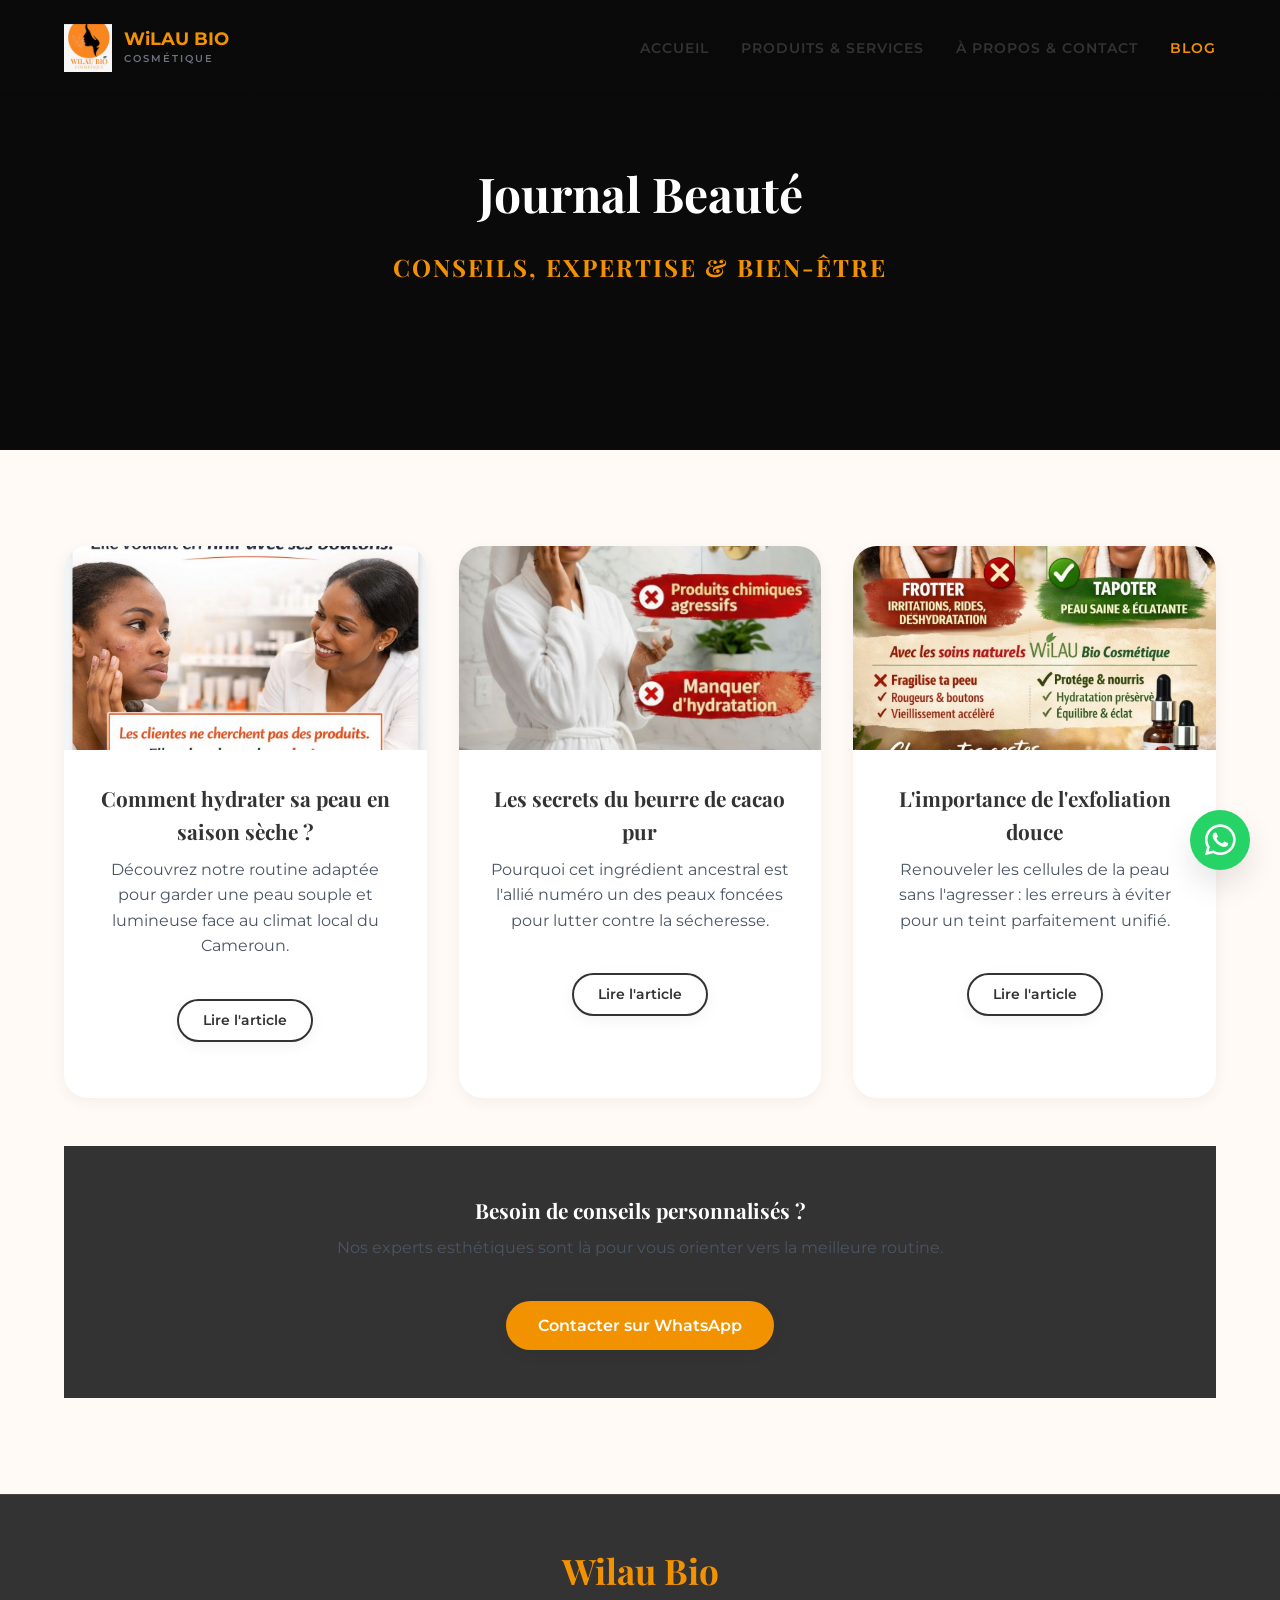
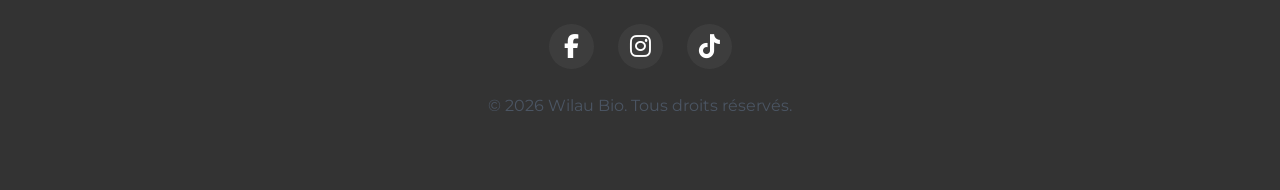
<file: blog.html>
<!DOCTYPE html>
<html lang="fr">
<head>
    <meta charset="UTF-8">
    <meta name="viewport" content="width=device-width, initial-scale=1.0">
    <title>Blog Beauté | Wilau Bio</title>
   <link href="https://fonts.googleapis.com/css2?family=Playfair+Display:ital,wght@0,400;0,600;0,700;1,400&family=Montserrat:wght@300;400;500;600&display=swap" rel="stylesheet">
    <link rel="stylesheet" href="css/style.css">
   <link rel="stylesheet" href="css/responsive.css">
   <link rel="stylesheet" href="https://cdnjs.cloudflare.com/ajax/libs/font-awesome/6.5.0/css/all.min.css">
</head>
<body class="bg-cream">
    <header class="header" id="header">
        <div class="container nav-container">
       <a href="index.html" class="logo-wrapper">
    <img src="assets/logos/logo wilau.jpg" alt="Logo WiLAU BIO" style="height: 48px; width: auto; object-fit: contain;">
    <div class="logo-text">
        <span class="logo-title">WiLAU BIO</span>
        <span class="logo-subtitle">Cosmétique</span>
    </div>
</a>
            <div class="hamburger" id="hamburger"><span></span><span></span><span></span></div>
            <nav class="nav-menu" id="nav-menu">
                <ul>
                    <li><a href="index.html">Accueil</a></li>
                    <li><a href="produit-services.html">Produits & Services</a></li>
                    <li><a href="a-propos-contact.html">À propos & Contact</a></li>
                    <li><a href="blog.html" class="active">Blog</a></li>
                </ul>
            </nav>
        </div>
    </header>

    <section class="page-banner reveal" style="background-image: linear-gradient(rgba(0,0,0,0.7), rgba(0,0,0,0.5)), url('https://images.unsplash.com/photo-1512290923902-8a9f81dc236c?q=80&w=1920&auto=format&fit=crop');">
        <div class="container center text-light">
            <h1>Journal Beauté</h1>
            <p class="accent-font gold-text">Conseils, Expertise & Bien-être</p>
        </div>
    </section>

    <section class="blog-grid section-padding reveal">
        <div class="container">
            <div class="grid-3">
                <article class="blog-card full-shadow">
                    <div class="img-wrapper aspect-landscape">
                        <img src="assets/images/wilau img 8.jpg" alt="Soins visage">
                    </div>
                    <div class="blog-info p-2">
                        <h3>Comment hydrater sa peau en saison sèche ?</h3>
                        <p>Découvrez notre routine adaptée pour garder une peau souple et lumineuse face au climat local du Cameroun.</p>
                        <a href="article-hydratation.html" class="btn btn-outline small mt-1">Lire l'article</a>
                    </div>
                </article>

                <article class="blog-card full-shadow">
                    <div class="img-wrapper aspect-landscape">
                        <img src="assets/images/wilau skincare.jpg" alt="Ingrédients naturels">
                    </div>
                    <div class="blog-info p-2">
                        <h3>Les secrets du beurre de cacao pur</h3>
                        <p>Pourquoi cet ingrédient ancestral est l'allié numéro un des peaux foncées pour lutter contre la sécheresse.</p>
                        <a href="article-cacao.html" class="btn btn-outline small mt-1">Lire l'article</a>
                    </div>
                </article>

                <article class="blog-card full-shadow">
                    <div class="img-wrapper aspect-landscape">
                        <img src="assets/images/wilau conseil.jpg" alt="Soins des cheveux">
                    </div>
                    <div class="blog-info p-2">
                        <h3>L'importance de l'exfoliation douce</h3>
                        <p>Renouveler les cellules de la peau sans l'agresser : les erreurs à éviter pour un teint parfaitement unifié.</p>
                        <a href="article-exfoliation.html" class="btn btn-outline small mt-1">Lire l'article</a>
                    </div>
                </article>
            </div>
            
            <div class="cta-blog mt-3 center p-3 bg-dark text-light border-gold">
                <h3>Besoin de conseils personnalisés ?</h3>
                <p>Nos experts esthétiques sont là pour vous orienter vers la meilleure routine.</p>
                <a href="https://wa.me/237699430350?text=Bonjour%20Wilau%20Bio,%20je%20viens%20de%20lire%20votre%20blog%20et%20je%20souhaite%20en%20savoir%20plus%20sur%20vos%20conseils%20beaut%C3%A9." target="_blank" class="btn btn-primary gold-btn mt-1">Contacter sur WhatsApp</a>
            </div>
        </div>
    </section>

   <footer class="footer bg-dark">
        <div class="container center text-light">
            <h2 class="gold-text">Wilau Bio</h2>
            
            <div class="social-links">
                <a href="#" target="_blank" aria-label="Facebook de Wilau Bio">
                    <i class="fab fa-facebook-f"></i>
                </a>
                
                <a href="#" target="_blank" aria-label="Instagram de Wilau Bio">
                    <i class="fab fa-instagram"></i>
                </a>
                
                <a href="#" target="_blank" aria-label="TikTok de Wilau Bio">
                    <i class="fab fa-tiktok"></i>
                </a>
            </div>

            <p>© 2026 Wilau Bio. Tous droits réservés.</p>
        </div>
    </footer>
      <a href="https://wa.me/237699430350?text=Bonjour%20Wilau%20Bio,%20j'ai%20une%20question%20depuis%20votre%20site%20web."
   class="whatsapp-float"
   target="_blank"
   aria-label="Contacter sur WhatsApp">
   <i class="fab fa-whatsapp"></i>
</a>
    <script src="js/main.js"></script>
</body>
</html>
</file>
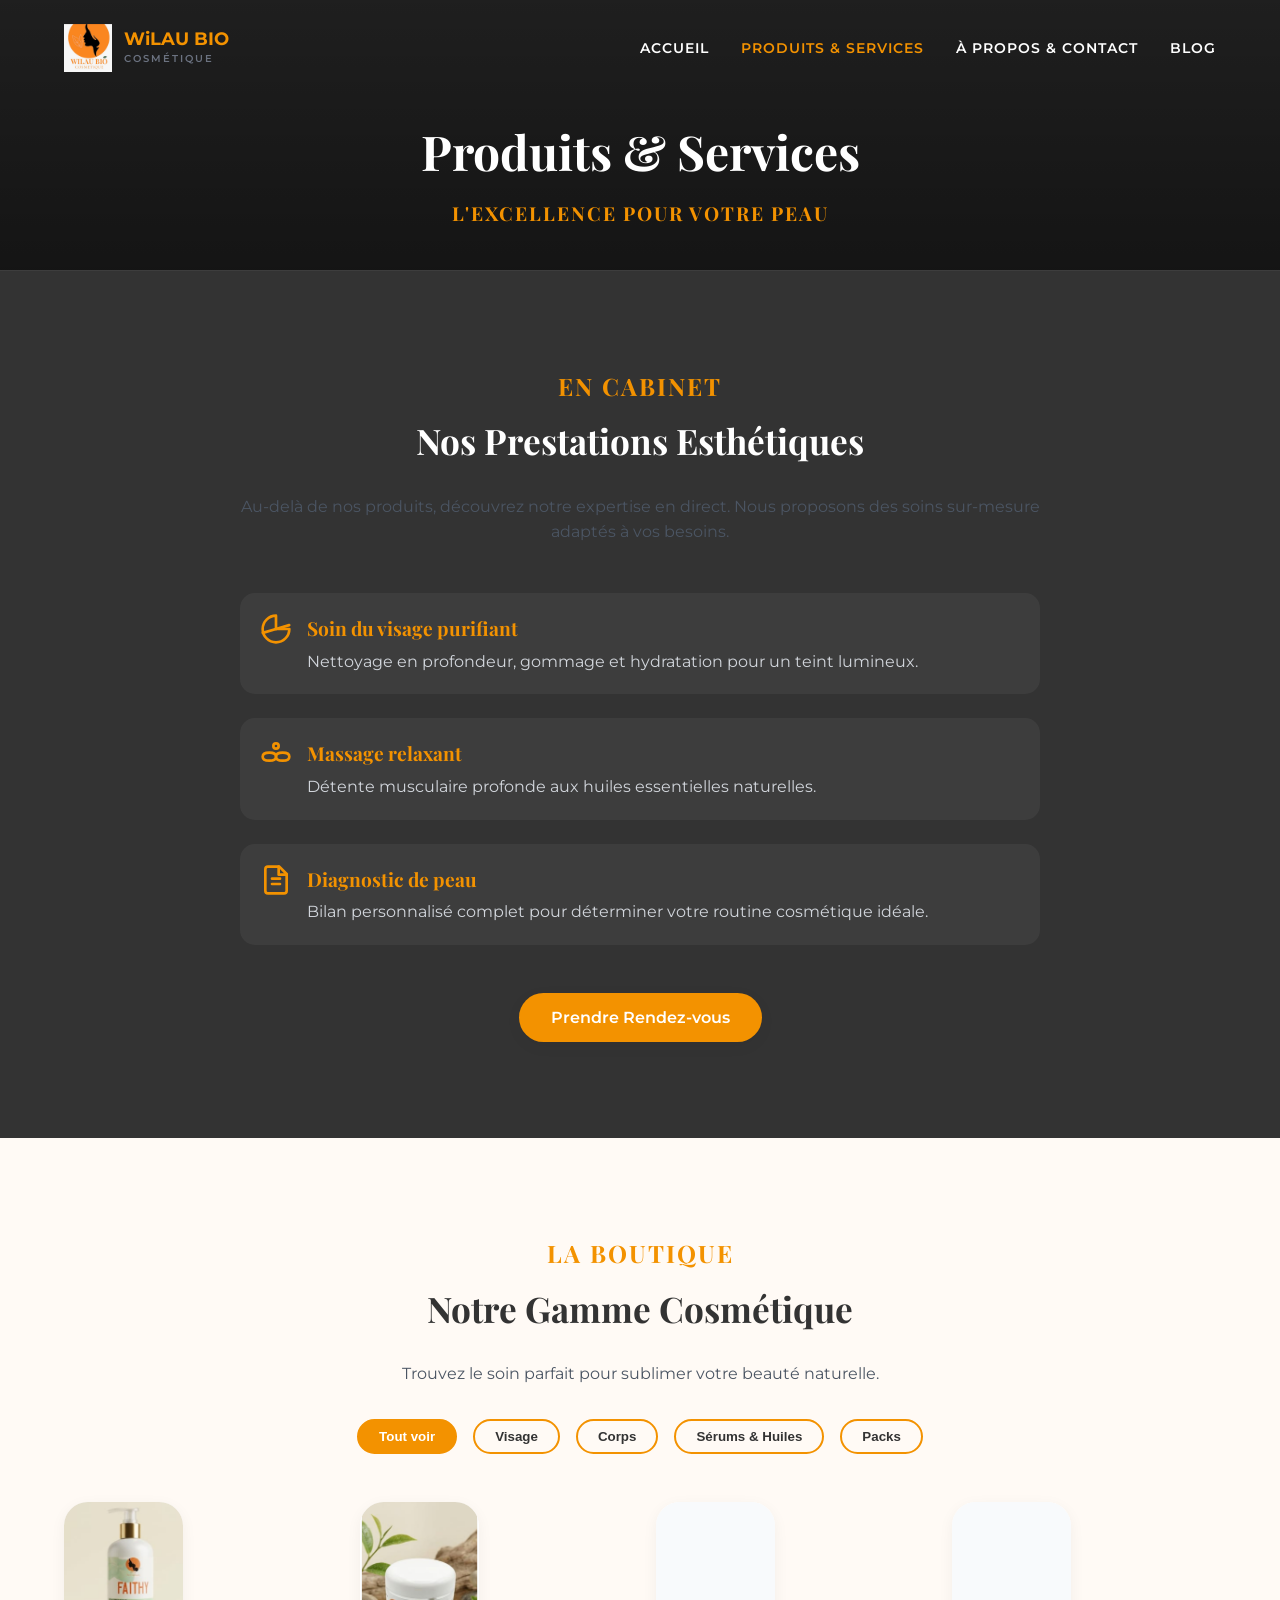
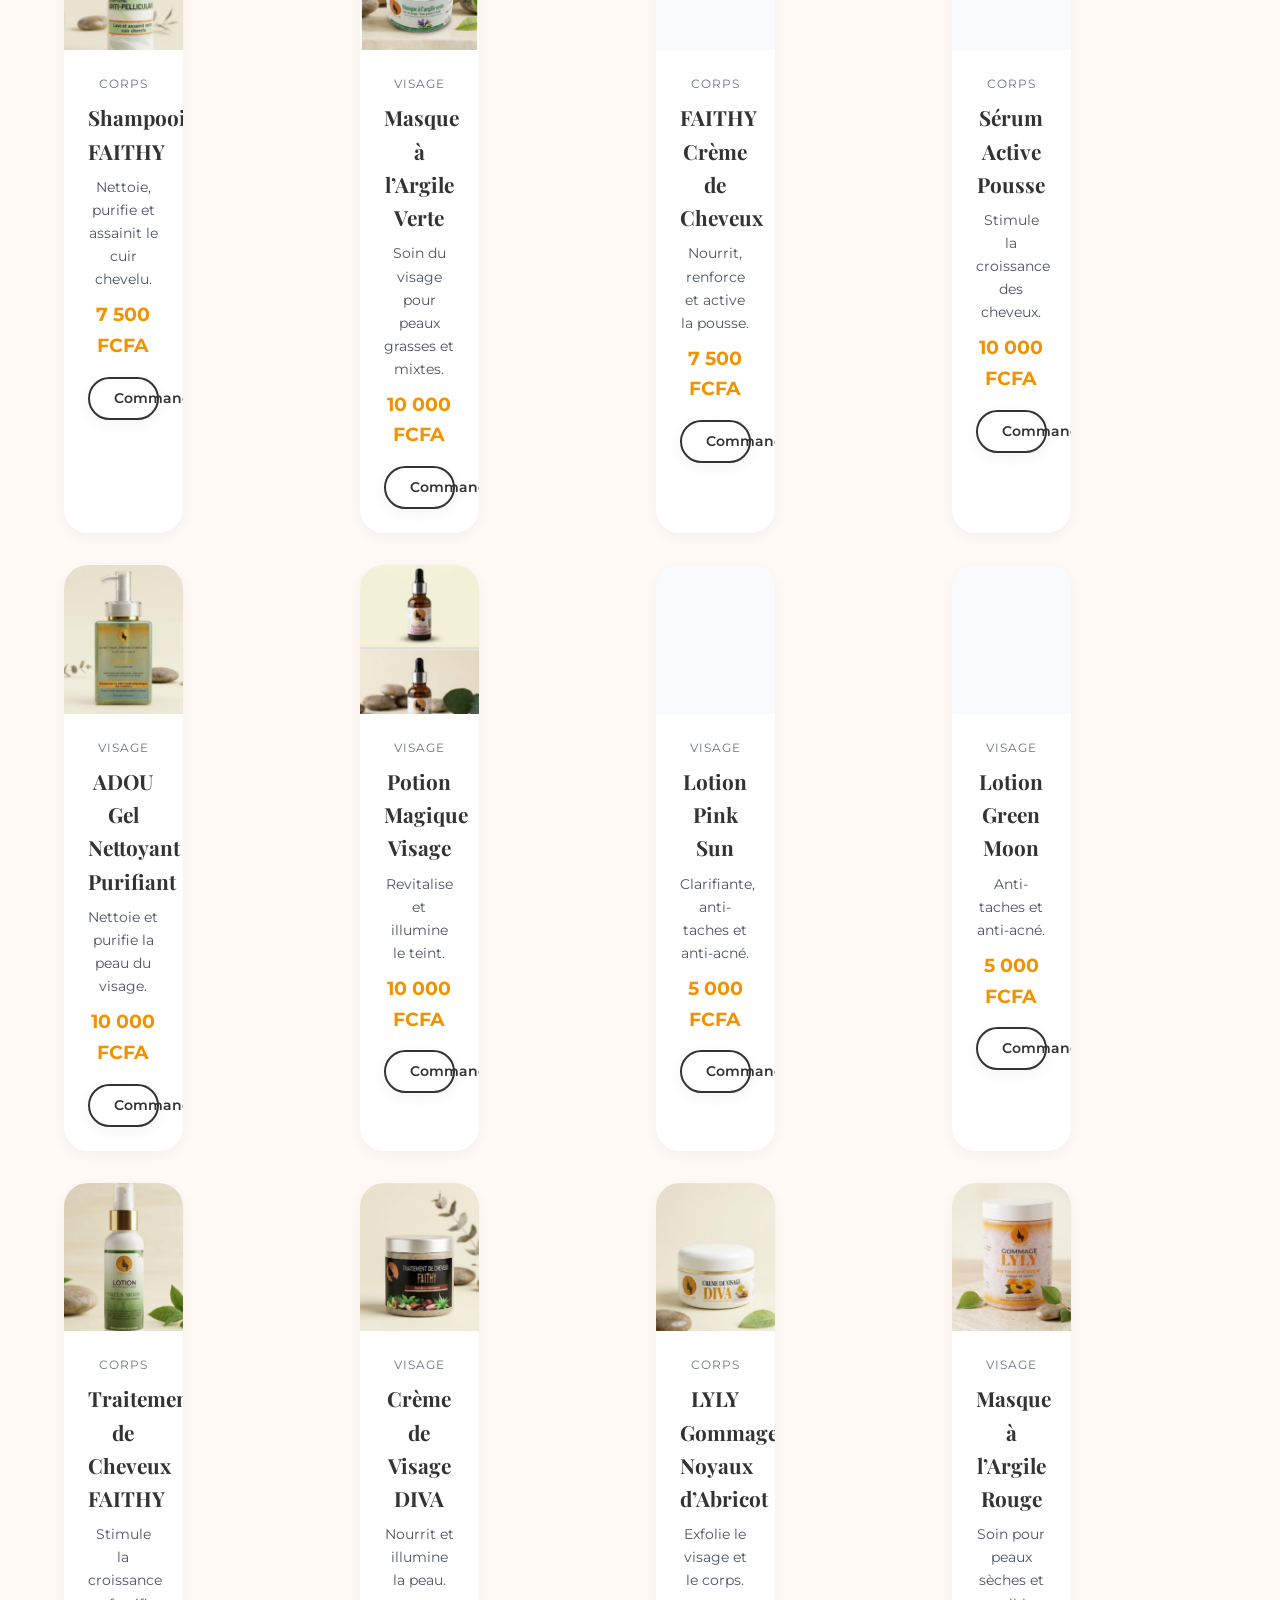
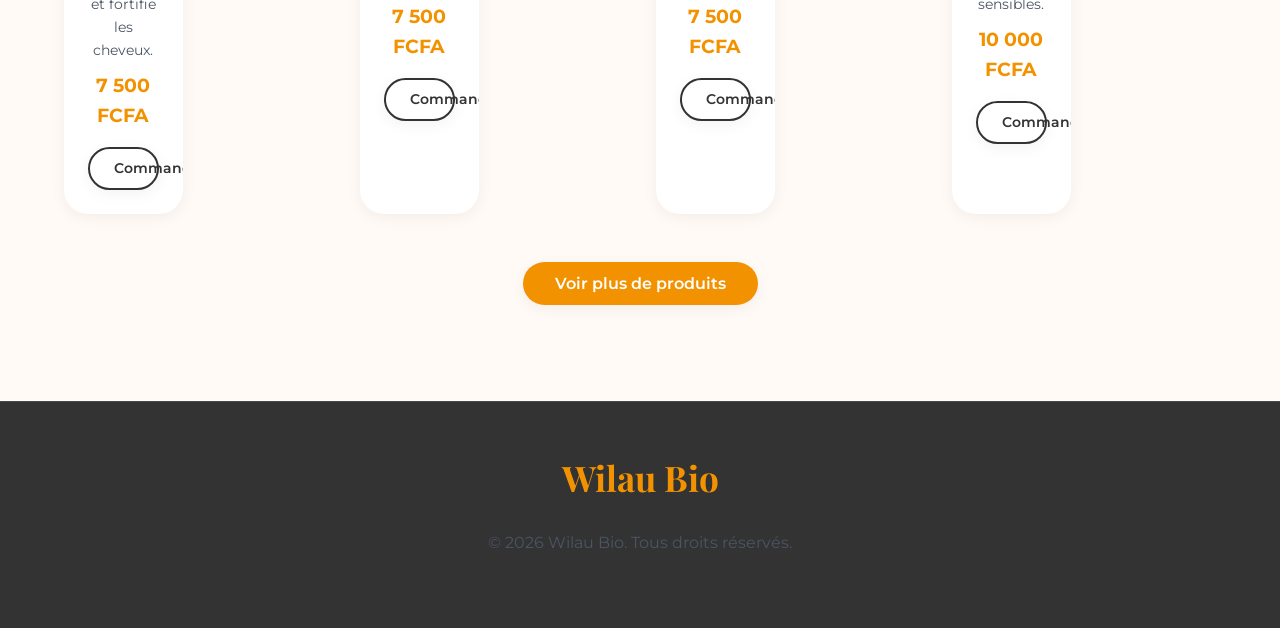
<file: produit-services-min.html>
<!DOCTYPE html><html lang="fr"><head><link rel="stylesheet" href="https://cdnjs.cloudflare.com/ajax/libs/font-awesome/6.5.0/css/all.min.css"><meta charset="UTF-8"><meta name="viewport" content="width=device-width, initial-scale=1.0"><title>Produits & Services | Wilau Bio</title><link href="https://fonts.googleapis.com/css2?family=Playfair+Display:ital,wght@0,400;0,600;0,700;1,400&family=Montserrat:wght@300;400;500;600&display=swap" rel="stylesheet"><link rel="stylesheet" href="css/style.css"><link rel="stylesheet" href="css/responsive.css"></head><body><header class="header" id="header"><div class="container nav-container"><a href="index.html" class="logo-wrapper"><img src="assets/logos/logo wilau.jpg" alt="Logo WiLAU BIO" style="height: 48px; width: auto; object-fit: contain;"><div class="logo-text"><span class="logo-title">WiLAU BIO</span><span class="logo-subtitle">Cosmétique</span></div></a><div class="hamburger" id="hamburger"><span></span><span></span><span></span></div><nav class="nav-menu" id="nav-menu"><ul><li><a href="index.html">Accueil</a></li><li><a href="produits-services.html" class="active">Produits & Services</a></li><li><a href="a-propos-contact.html">À propos & Contact</a></li><li><a href="blog.html">Blog</a></li></ul></nav></div></header><section class="page-banner reveal" style="background-color: var(--color-dark); min-height: 30vh; display: flex; flex-direction: column; justify-content: center; padding-top: 80px;"><div class="container center text-light"><h1 style="margin-bottom: 0.5rem;">Produits & Services</h1><p class="accent-font gold-text" style="font-size: 1.2rem;">L'Excellence pour votre Peau</p></div></section><section class="services-block bg-dark text-light section-padding reveal" style="border-top: 1px solid rgba(255,255,255,0.05);"><div class="container center"><div class="text-content" style="max-width: 800px; margin: 0 auto;"><span class="accent-font gold-text">En Cabinet</span><h2>Nos Prestations Esthétiques</h2><p>Au-delà de nos produits, découvrez notre expertise en direct. Nous proposons des soins sur-mesure adaptés à vos besoins.</p><ul class="services-list mt-3" style="list-style: none; text-align: left; display: flex; flex-direction: column; gap: 1.5rem; padding: 0;"><li style="display: flex; align-items: flex-start; gap: 15px; background: rgba(255,255,255,0.05); padding: 20px; border-radius: 15px;"><div style="flex-shrink: 0; color: var(--color-gold);"><svg width="32" height="32" viewBox="0 0 24 24" fill="none" stroke="currentColor" stroke-width="2" stroke-linecap="round" stroke-linejoin="round"><path d="M12 2a10 10 0 1 0 10 10H12V2z"/><path d="M12 12 2.1 14.9"/><path d="M12 12 21.9 9.1"/></svg></div><div><strong style="color: var(--color-gold); font-size: 1.2rem; font-family: var(--font-heading);">Soin du visage purifiant</strong><p style="margin: 5px 0 0 0; color: #d1d5db;">Nettoyage en profondeur, gommage et hydratation pour un teint lumineux.</p></div></li><li style="display: flex; align-items: flex-start; gap: 15px; background: rgba(255,255,255,0.05); padding: 20px; border-radius: 15px;"><div style="flex-shrink: 0; color: var(--color-gold);"><svg width="32" height="32" viewBox="0 0 24 24" fill="none" stroke="currentColor" stroke-width="2" stroke-linecap="round" stroke-linejoin="round"><path d="M12 4a2 2 0 1 0 0 4 2 2 0 0 0 0-4Z"/><path d="M2 14c0 2 2 3 5 3s5-1 5-3-2-3-5-3-5 1-5 3Z"/><path d="M12 14c0 2 2 3 5 3s5-1 5-3-2-3-5-3-5 1-5 3Z"/></svg></div><div><strong style="color: var(--color-gold); font-size: 1.2rem; font-family: var(--font-heading);">Massage relaxant</strong><p style="margin: 5px 0 0 0; color: #d1d5db;">Détente musculaire profonde aux huiles essentielles naturelles.</p></div></li><li style="display: flex; align-items: flex-start; gap: 15px; background: rgba(255,255,255,0.05); padding: 20px; border-radius: 15px;"><div style="flex-shrink: 0; color: var(--color-gold);"><svg width="32" height="32" viewBox="0 0 24 24" fill="none" stroke="currentColor" stroke-width="2" stroke-linecap="round" stroke-linejoin="round"><path d="M14.5 2H6a2 2 0 0 0-2 2v16a2 2 0 0 0 2 2h12a2 2 0 0 0 2-2V7.5L14.5 2z"/><polyline points="14 2 14 8 20 8"/><path d="M9 15h6"/><path d="M9 11h6"/></svg></div><div><strong style="color: var(--color-gold); font-size: 1.2rem; font-family: var(--font-heading);">Diagnostic de peau</strong><p style="margin: 5px 0 0 0; color: #d1d5db;">Bilan personnalisé complet pour déterminer votre routine cosmétique idéale.</p></div></li></ul><a href="https://wa.me/237699430350?text=Bonjour%20Wilau%20Bio,%20je%20souhaite%20r%C3%A9server%20un%20soin%20en%20cabinet." target="_blank" class="btn btn-primary gold-btn mt-3">Prendre Rendez-vous</a></div></div></section><section class="products-catalog bg-cream section-padding"><div class="container"><div class="section-header center"><span class="accent-font gold-text">La Boutique</span><h2>Notre Gamme Cosmétique</h2><p>Trouvez le soin parfait pour sublimer votre beauté naturelle.</p></div><div class="filters center mt-2" id="product-filters"><button class="filter-btn active" data-filter="all">Tout voir</button><button class="filter-btn" data-filter="visage">Visage</button><button class="filter-btn" data-filter="corps">Corps</button><button class="filter-btn" data-filter="serum">Sérums & Huiles</button><button class="filter-btn" data-filter="pack">Packs</button></div><div class="grid-4 mt-3" id="products-grid"></div><div class="center mt-3"><button id="load-more-btn" class="btn btn-primary" style="display: none;">Voir plus de produits</button></div></div></section><footer class="footer bg-dark"><div class="container center text-light"><h2 class="gold-text">Wilau Bio</h2><p>© 2026 Wilau Bio. Tous droits réservés.</p></div></footer><script src="js/main.js"></script></body></html>
</file>
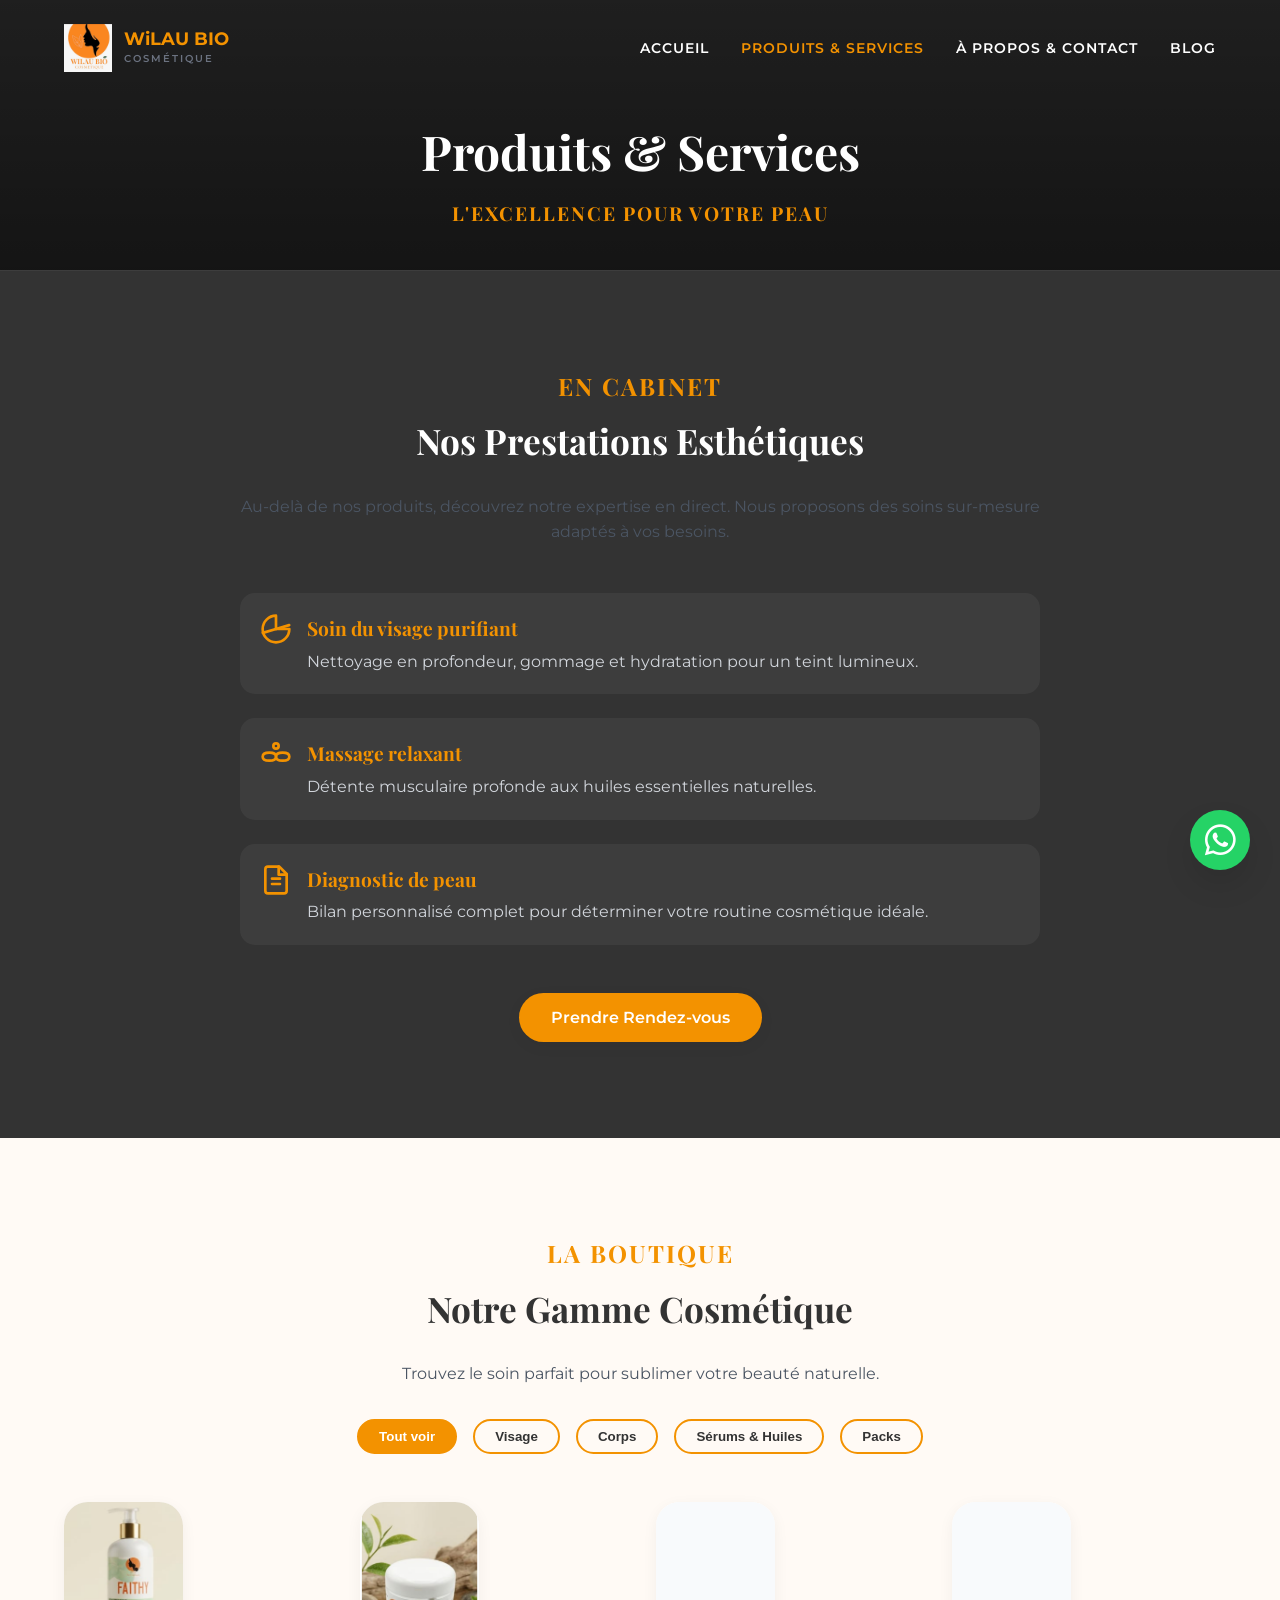
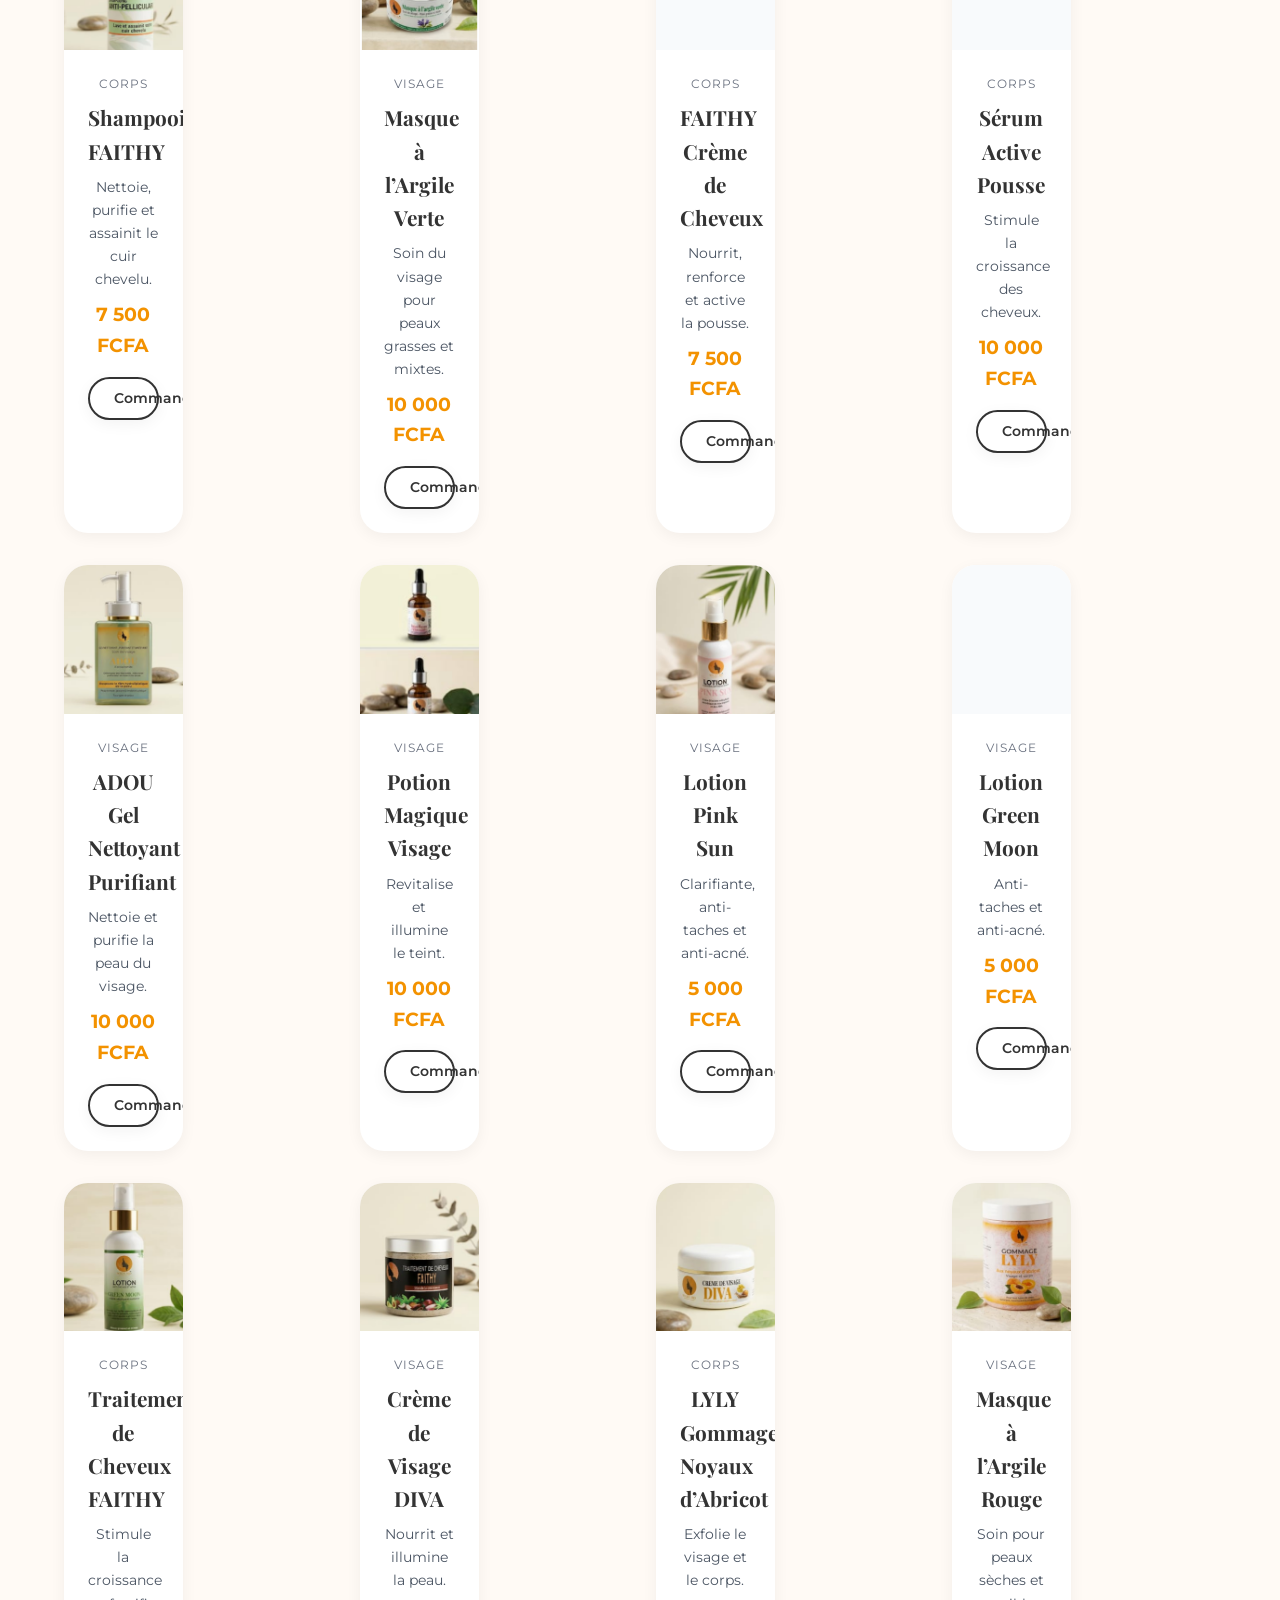
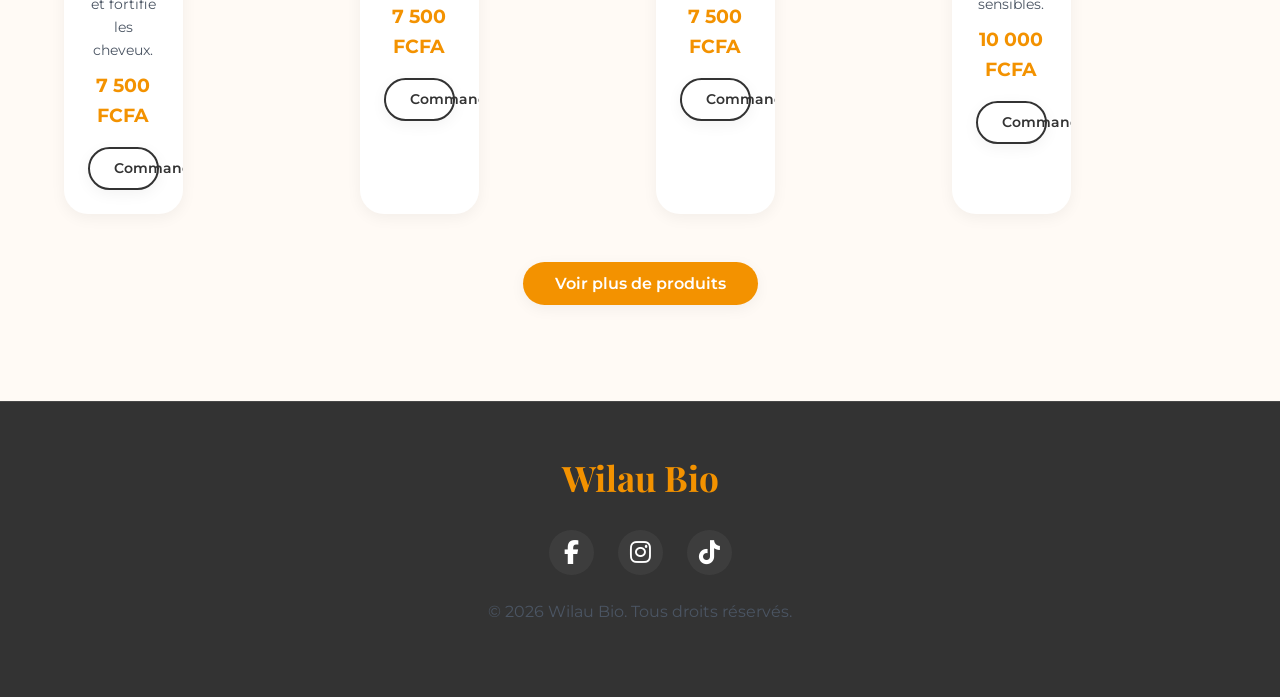
<file: produit-services.html>
<!DOCTYPE html>
<html lang="fr">
<head>
    <meta charset="UTF-8">
    <meta name="viewport" content="width=device-width, initial-scale=1.0">
    <title>Produits & Services | Wilau Bio</title>
    
    <link href="https://fonts.googleapis.com/css2?family=Playfair+Display:ital,wght@0,400;0,600;0,700;1,400&family=Montserrat:wght@300;400;500;600&display=swap" rel="stylesheet">
    <link rel="stylesheet" href="css/style.css">
    <link rel="stylesheet" href="css/responsive.css">
    <link rel="stylesheet" href="https://cdnjs.cloudflare.com/ajax/libs/font-awesome/6.5.0/css/all.min.css">
</head>
<body>
    <header class="header" id="header">
        <div class="container nav-container">
            <a href="index.html" class="logo-wrapper">
                <img src="assets/logos/logo wilau.jpg" alt="Logo WiLAU BIO" style="height: 48px; width: auto; object-fit: contain;">
                <div class="logo-text">
                    <span class="logo-title">WiLAU BIO</span>
                    <span class="logo-subtitle">Cosmétique</span>
                </div>
            </a>
            <div class="hamburger" id="hamburger"><span></span><span></span><span></span></div>
            <nav class="nav-menu" id="nav-menu">
                <ul>
                    <li><a href="index.html">Accueil</a></li>
                    <li><a href="produits-services.html" class="active">Produits & Services</a></li>
                    <li><a href="a-propos-contact.html">À propos & Contact</a></li>
                    <li><a href="blog.html">Blog</a></li>
                </ul>
            </nav>
        </div>
    </header>

    <section class="page-banner reveal" style="background-color: var(--color-dark); min-height: 30vh; display: flex; flex-direction: column; justify-content: center; padding-top: 80px;">
        <div class="container center text-light">
            <h1 style="margin-bottom: 0.5rem;">Produits & Services</h1>
            <p class="accent-font gold-text" style="font-size: 1.2rem;">L'Excellence pour votre Peau</p>
        </div>
    </section>

    <section class="services-block bg-dark text-light section-padding reveal" style="border-top: 1px solid rgba(255,255,255,0.05);">
        <div class="container center">
            <div class="text-content" style="max-width: 800px; margin: 0 auto;">
                <span class="accent-font gold-text">En Cabinet</span>
                <h2>Nos Prestations Esthétiques</h2>
                <p>Au-delà de nos produits, découvrez notre expertise en direct. Nous proposons des soins sur-mesure adaptés à vos besoins.</p>
                
                <ul class="services-list mt-3" style="list-style: none; text-align: left; display: flex; flex-direction: column; gap: 1.5rem; padding: 0;">
                    
                    <li style="display: flex; align-items: flex-start; gap: 15px; background: rgba(255,255,255,0.05); padding: 20px; border-radius: 15px;">
                        <div style="flex-shrink: 0; color: var(--color-gold);">
                            <svg width="32" height="32" viewBox="0 0 24 24" fill="none" stroke="currentColor" stroke-width="2" stroke-linecap="round" stroke-linejoin="round"><path d="M12 2a10 10 0 1 0 10 10H12V2z"/><path d="M12 12 2.1 14.9"/><path d="M12 12 21.9 9.1"/></svg>
                        </div>
                        <div>
                            <strong style="color: var(--color-gold); font-size: 1.2rem; font-family: var(--font-heading);">Soin du visage purifiant</strong> 
                            <p style="margin: 5px 0 0 0; color: #d1d5db;">Nettoyage en profondeur, gommage et hydratation pour un teint lumineux.</p>
                        </div>
                    </li>

                    <li style="display: flex; align-items: flex-start; gap: 15px; background: rgba(255,255,255,0.05); padding: 20px; border-radius: 15px;">
                        <div style="flex-shrink: 0; color: var(--color-gold);">
                            <svg width="32" height="32" viewBox="0 0 24 24" fill="none" stroke="currentColor" stroke-width="2" stroke-linecap="round" stroke-linejoin="round"><path d="M12 4a2 2 0 1 0 0 4 2 2 0 0 0 0-4Z"/><path d="M2 14c0 2 2 3 5 3s5-1 5-3-2-3-5-3-5 1-5 3Z"/><path d="M12 14c0 2 2 3 5 3s5-1 5-3-2-3-5-3-5 1-5 3Z"/></svg>
                        </div>
                        <div>
                            <strong style="color: var(--color-gold); font-size: 1.2rem; font-family: var(--font-heading);">Massage relaxant</strong> 
                            <p style="margin: 5px 0 0 0; color: #d1d5db;">Détente musculaire profonde aux huiles essentielles naturelles.</p>
                        </div>
                    </li>

                    <li style="display: flex; align-items: flex-start; gap: 15px; background: rgba(255,255,255,0.05); padding: 20px; border-radius: 15px;">
                        <div style="flex-shrink: 0; color: var(--color-gold);">
                            <svg width="32" height="32" viewBox="0 0 24 24" fill="none" stroke="currentColor" stroke-width="2" stroke-linecap="round" stroke-linejoin="round"><path d="M14.5 2H6a2 2 0 0 0-2 2v16a2 2 0 0 0 2 2h12a2 2 0 0 0 2-2V7.5L14.5 2z"/><polyline points="14 2 14 8 20 8"/><path d="M9 15h6"/><path d="M9 11h6"/></svg>
                        </div>
                        <div>
                            <strong style="color: var(--color-gold); font-size: 1.2rem; font-family: var(--font-heading);">Diagnostic de peau</strong> 
                            <p style="margin: 5px 0 0 0; color: #d1d5db;">Bilan personnalisé complet pour déterminer votre routine cosmétique idéale.</p>
                        </div>
                    </li>

                </ul>
                <a href="https://wa.me/237699430350?text=Bonjour%20Wilau%20Bio,%20je%20souhaite%20r%C3%A9server%20un%20soin%20en%20cabinet." target="_blank" class="btn btn-primary gold-btn mt-3">Prendre Rendez-vous</a>
            </div>
        </div>
    </section>

    <section class="products-catalog bg-cream section-padding">
        <div class="container">
            <div class="section-header center">
                <span class="accent-font gold-text">La Boutique</span>
                <h2>Notre Gamme Cosmétique</h2>
                <p>Trouvez le soin parfait pour sublimer votre beauté naturelle.</p>
            </div>

            <div class="filters center mt-2" id="product-filters">
                <button class="filter-btn active" data-filter="all">Tout voir</button>
                <button class="filter-btn" data-filter="visage">Visage</button>
                <button class="filter-btn" data-filter="corps">Corps</button>
                <button class="filter-btn" data-filter="serum">Sérums & Huiles</button>
                <button class="filter-btn" data-filter="pack">Packs</button>
            </div>

            <div class="grid-4 mt-3" id="products-grid"></div>
            
            <div class="center mt-3">
                <button id="load-more-btn" class="btn btn-primary" style="display: none;">Voir plus de produits</button>
            </div>
            
        </div>
    </section>

    <footer class="footer bg-dark">
        <div class="container center text-light">
            <h2 class="gold-text">Wilau Bio</h2>
            
            <div class="social-links">
                <a href="#" target="_blank" aria-label="Facebook de Wilau Bio">
                    <i class="fab fa-facebook-f"></i>
                </a>
                
                <a href="#" target="_blank" aria-label="Instagram de Wilau Bio">
                    <i class="fab fa-instagram"></i>
                </a>
                
                <a href="#" target="_blank" aria-label="TikTok de Wilau Bio">
                    <i class="fab fa-tiktok"></i>
                </a>
            </div>

            <p>© 2026 Wilau Bio. Tous droits réservés.</p>
        </div>
    </footer>
 <a href="https://wa.me/237699430350?text=Bonjour%20Wilau%20Bio,%20j'ai%20une%20question%20depuis%20votre%20site%20web."
   class="whatsapp-float"
   target="_blank"
   aria-label="Contacter sur WhatsApp">
   <i class="fab fa-whatsapp"></i>
</a>
    <script src="js/main.js"> 
   </script>
</body>
</html>
</file>
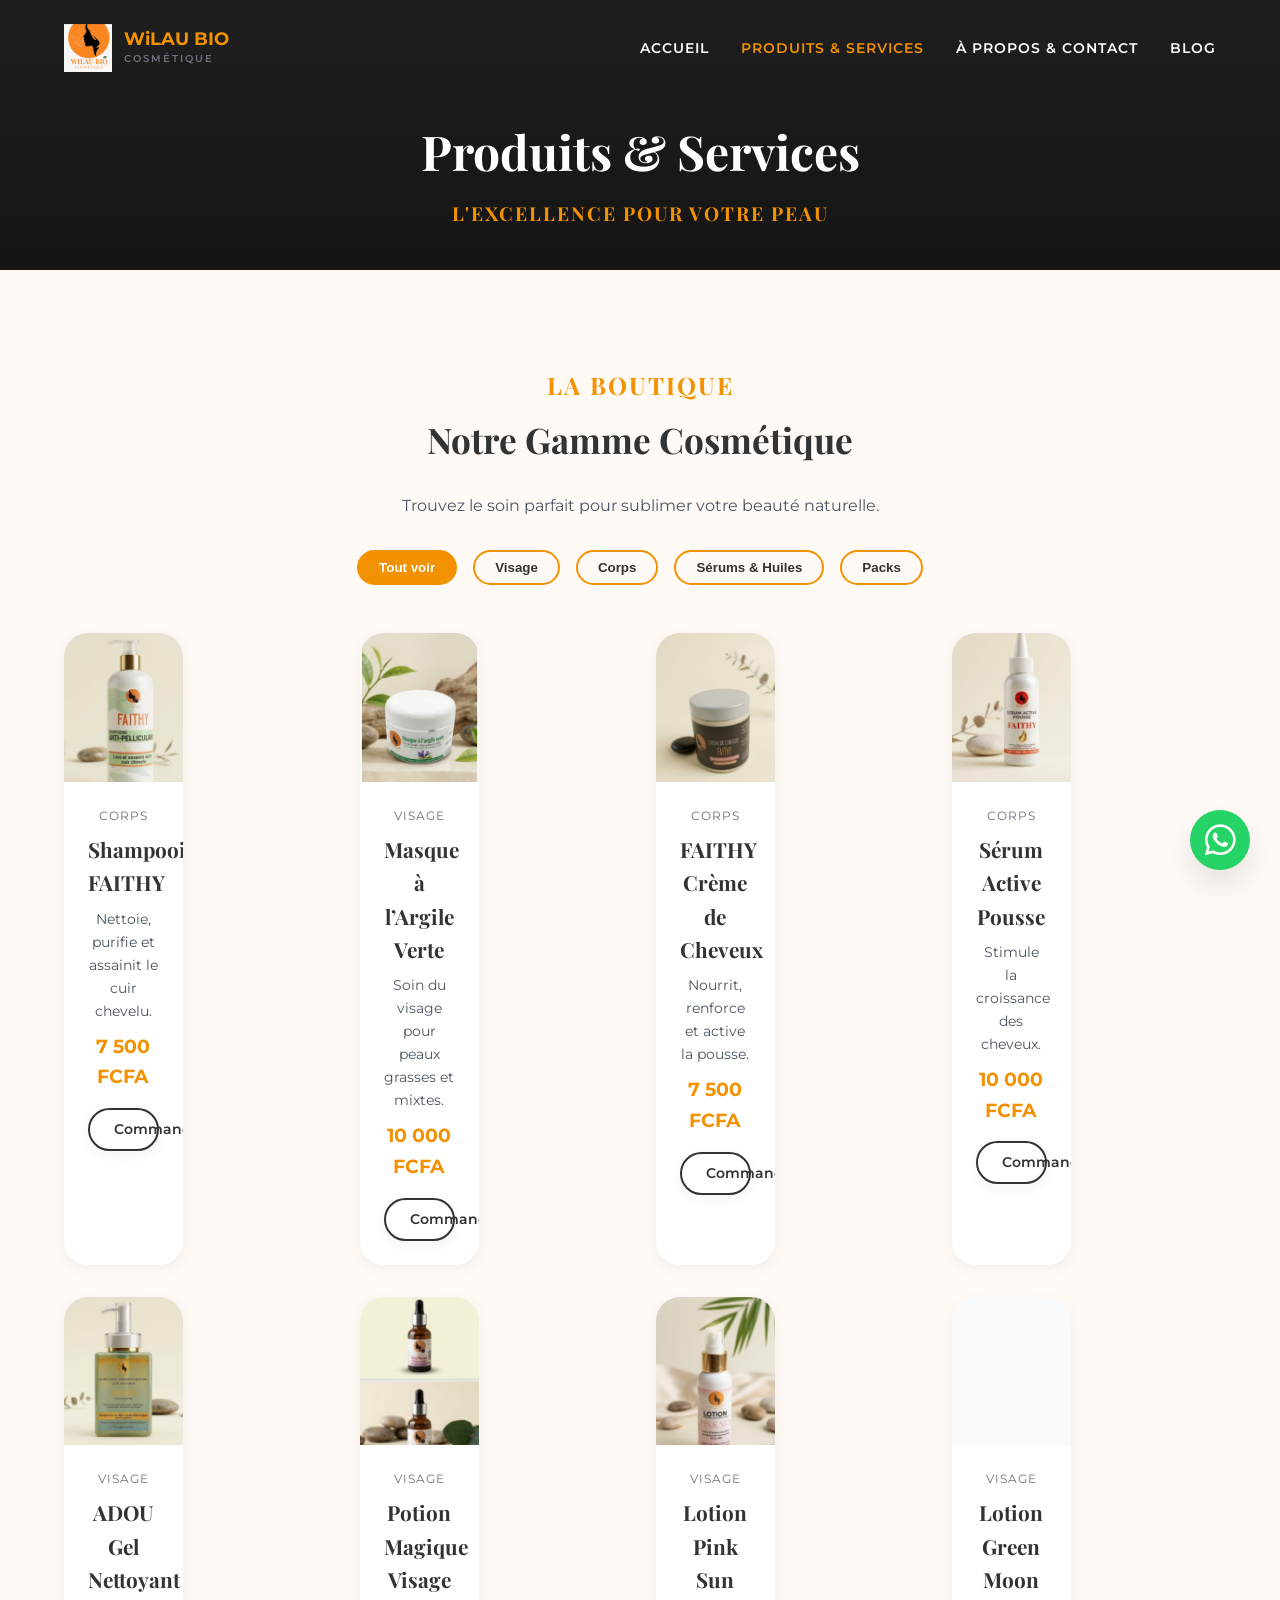
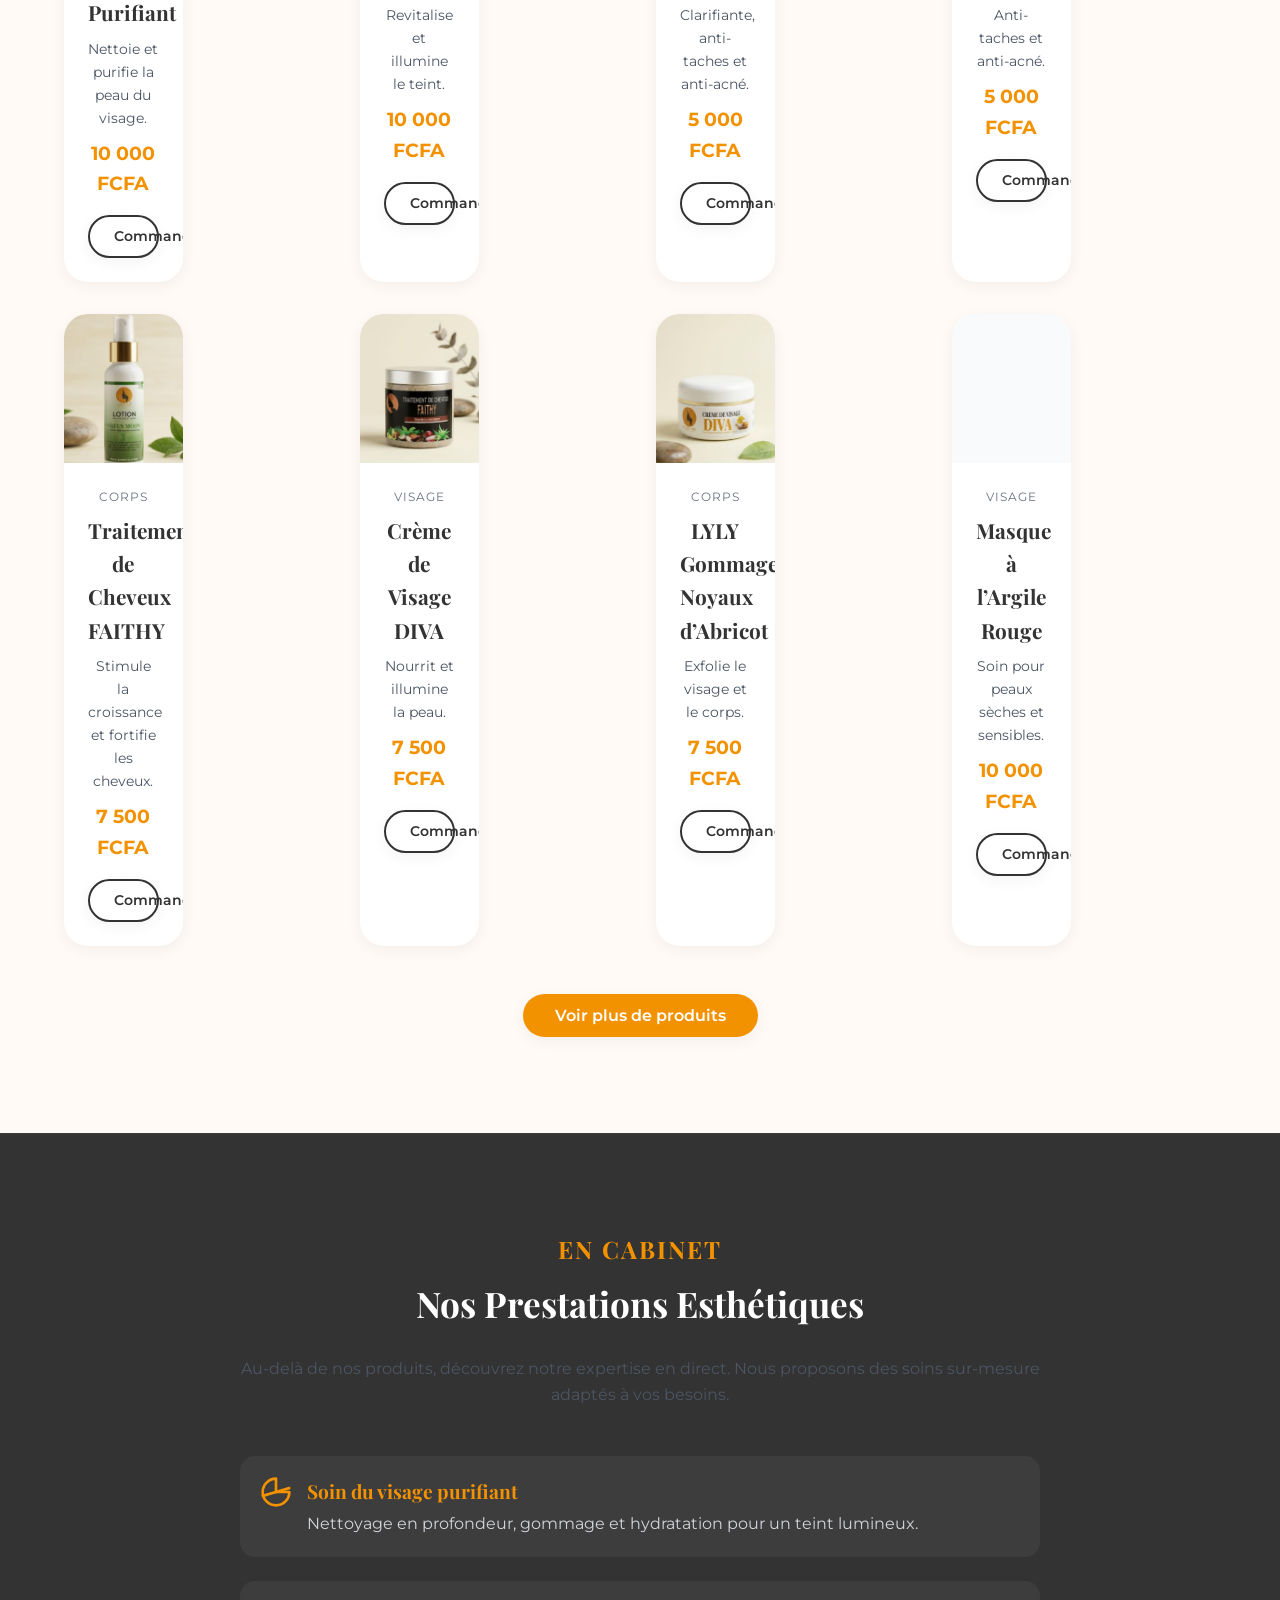
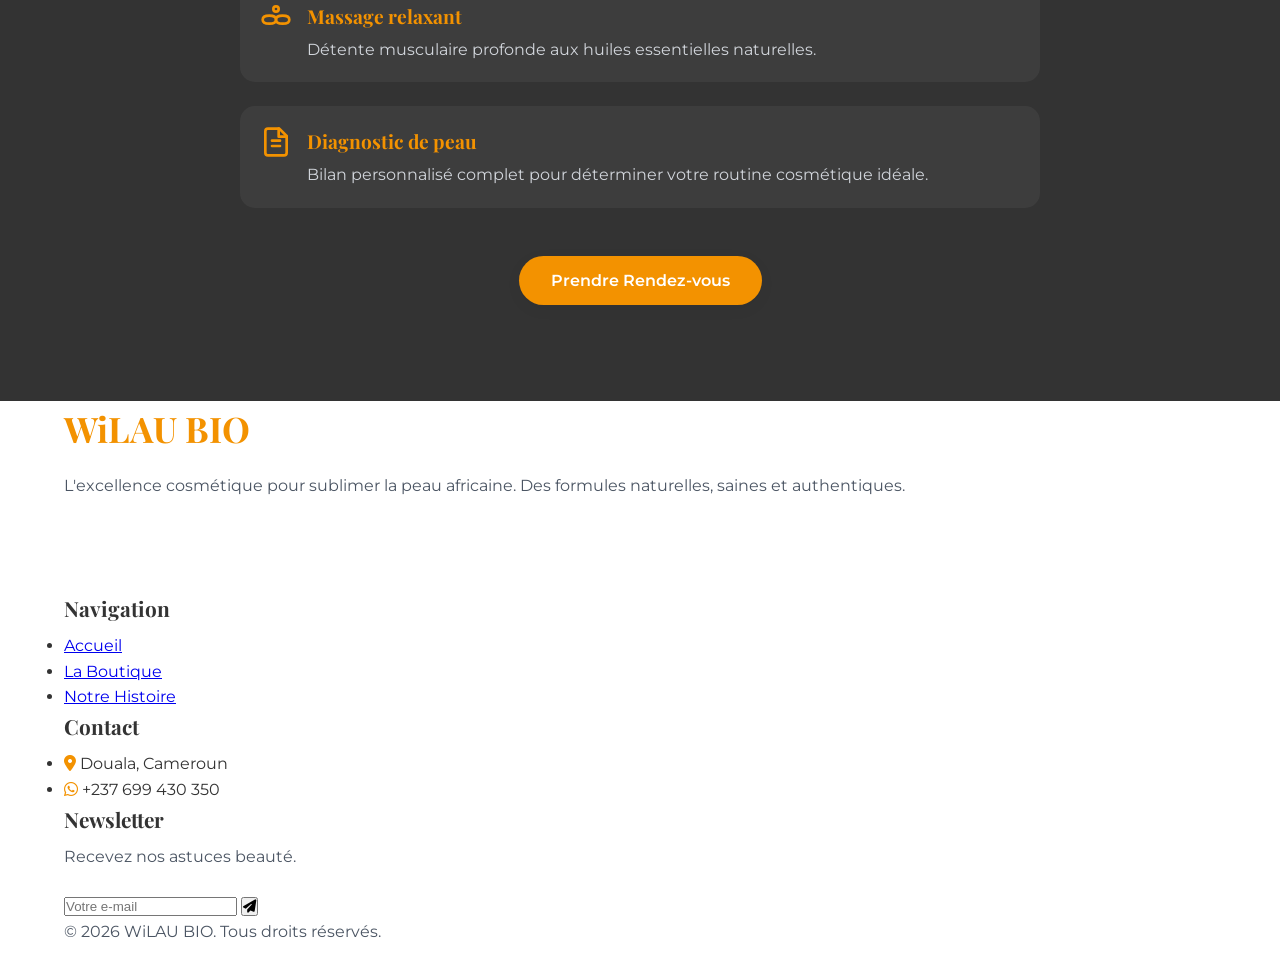
<file: produits-services.html>
<!DOCTYPE html>
<html lang="fr">
<head>
    <meta charset="UTF-8">
    <meta name="viewport" content="width=device-width, initial-scale=1.0">
    <title>Produits & Services | Wilau Bio</title>
    
    <link href="https://fonts.googleapis.com/css2?family=Playfair+Display:ital,wght@0,400;0,600;0,700;1,400&family=Montserrat:wght@300;400;500;600&display=swap" rel="stylesheet">
    <link rel="stylesheet" href="css/style.css">
    <link rel="stylesheet" href="css/responsive.css">
    <link rel="stylesheet" href="https://cdnjs.cloudflare.com/ajax/libs/font-awesome/6.5.0/css/all.min.css">
</head>
<body>
    <header class="header" id="header">
        <div class="container nav-container">
            <a href="index.html" class="logo-wrapper">
                <img src="assets/logos/logo wilau.jpg" alt="Logo WiLAU BIO" style="height: 48px; width: auto; object-fit: contain;">
                <div class="logo-text">
                    <span class="logo-title">WiLAU BIO</span>
                    <span class="logo-subtitle">Cosmétique</span>
                </div>
            </a>
            <div class="hamburger" id="hamburger"><span></span><span></span><span></span></div>
            <nav class="nav-menu" id="nav-menu">
                <ul>
                    <li><a href="index.html">Accueil</a></li>
                    <li><a href="produits-services.html" class="active">Produits & Services</a></li>
                    <li><a href="a-propos-contact.html">À propos & Contact</a></li>
                    <li><a href="blog.html">Blog</a></li>
                </ul>
            </nav>
        </div>
    </header>

    <section class="page-banner reveal" style="background-color: var(--color-dark); min-height: 30vh; display: flex; flex-direction: column; justify-content: center; padding-top: 80px;">
        <div class="container center text-light">
            <h1 style="margin-bottom: 0.5rem;">Produits & Services</h1>
            <p class="accent-font gold-text" style="font-size: 1.2rem;">L'Excellence pour votre Peau</p>
        </div>
    </section>

    <section class="products-catalog bg-cream section-padding">
        <div class="container">
            <div class="section-header center">
                <span class="accent-font gold-text">La Boutique</span>
                <h2>Notre Gamme Cosmétique</h2>
                <p>Trouvez le soin parfait pour sublimer votre beauté naturelle.</p>
            </div>

            <div class="filters center mt-2" id="product-filters">
                <button class="filter-btn active" data-filter="all">Tout voir</button>
                <button class="filter-btn" data-filter="visage">Visage</button>
                <button class="filter-btn" data-filter="corps">Corps</button>
                <button class="filter-btn" data-filter="serum">Sérums & Huiles</button>
                <button class="filter-btn" data-filter="pack">Packs</button>
            </div>

            <div class="grid-4 mt-3" id="products-grid"></div>
            
            <div class="center mt-3">
                <button id="load-more-btn" class="btn btn-primary" style="display: none;">Voir plus de produits</button>
            </div>
            
        </div>
    </section>

    <section class="services-block bg-dark text-light section-padding reveal" style="border-top: 1px solid rgba(255,255,255,0.05);">
        <div class="container center">
            <div class="text-content" style="max-width: 800px; margin: 0 auto;">
                <span class="accent-font gold-text">En Cabinet</span>
                <h2>Nos Prestations Esthétiques</h2>
                <p>Au-delà de nos produits, découvrez notre expertise en direct. Nous proposons des soins sur-mesure adaptés à vos besoins.</p>
                
                <ul class="services-list mt-3" style="list-style: none; text-align: left; display: flex; flex-direction: column; gap: 1.5rem; padding: 0;">
                    
                    <li style="display: flex; align-items: flex-start; gap: 15px; background: rgba(255,255,255,0.05); padding: 20px; border-radius: 15px;">
                        <div style="flex-shrink: 0; color: var(--color-gold);">
                            <svg width="32" height="32" viewBox="0 0 24 24" fill="none" stroke="currentColor" stroke-width="2" stroke-linecap="round" stroke-linejoin="round"><path d="M12 2a10 10 0 1 0 10 10H12V2z"/><path d="M12 12 2.1 14.9"/><path d="M12 12 21.9 9.1"/></svg>
                        </div>
                        <div>
                            <strong style="color: var(--color-gold); font-size: 1.2rem; font-family: var(--font-heading);">Soin du visage purifiant</strong> 
                            <p style="margin: 5px 0 0 0; color: #d1d5db;">Nettoyage en profondeur, gommage et hydratation pour un teint lumineux.</p>
                        </div>
                    </li>

                    <li style="display: flex; align-items: flex-start; gap: 15px; background: rgba(255,255,255,0.05); padding: 20px; border-radius: 15px;">
                        <div style="flex-shrink: 0; color: var(--color-gold);">
                            <svg width="32" height="32" viewBox="0 0 24 24" fill="none" stroke="currentColor" stroke-width="2" stroke-linecap="round" stroke-linejoin="round"><path d="M12 4a2 2 0 1 0 0 4 2 2 0 0 0 0-4Z"/><path d="M2 14c0 2 2 3 5 3s5-1 5-3-2-3-5-3-5 1-5 3Z"/><path d="M12 14c0 2 2 3 5 3s5-1 5-3-2-3-5-3-5 1-5 3Z"/></svg>
                        </div>
                        <div>
                            <strong style="color: var(--color-gold); font-size: 1.2rem; font-family: var(--font-heading);">Massage relaxant</strong> 
                            <p style="margin: 5px 0 0 0; color: #d1d5db;">Détente musculaire profonde aux huiles essentielles naturelles.</p>
                        </div>
                    </li>

                    <li style="display: flex; align-items: flex-start; gap: 15px; background: rgba(255,255,255,0.05); padding: 20px; border-radius: 15px;">
                        <div style="flex-shrink: 0; color: var(--color-gold);">
                            <svg width="32" height="32" viewBox="0 0 24 24" fill="none" stroke="currentColor" stroke-width="2" stroke-linecap="round" stroke-linejoin="round"><path d="M14.5 2H6a2 2 0 0 0-2 2v16a2 2 0 0 0 2 2h12a2 2 0 0 0 2-2V7.5L14.5 2z"/><polyline points="14 2 14 8 20 8"/><path d="M9 15h6"/><path d="M9 11h6"/></svg>
                        </div>
                        <div>
                            <strong style="color: var(--color-gold); font-size: 1.2rem; font-family: var(--font-heading);">Diagnostic de peau</strong> 
                            <p style="margin: 5px 0 0 0; color: #d1d5db;">Bilan personnalisé complet pour déterminer votre routine cosmétique idéale.</p>
                        </div>
                    </li>

                </ul>
                <a href="https://wa.me/237699430350" target="_blank" class="btn btn-primary gold-btn mt-3">Prendre Rendez-vous</a>
            </div>
        </div>
    </section>

   <footer class="footer-pro">
        <div class="container">
            <div class="footer-grid">
                <div class="footer-col brand-col">
                    <h2 class="gold-text" style="font-family: var(--font-heading); margin-bottom: 1rem;">WiLAU BIO</h2>
                    <p>L'excellence cosmétique pour sublimer la peau africaine. Des formules naturelles, saines et authentiques.</p>
                    <div class="social-links" style="justify-content: flex-start;">
                        <a href="#" target="_blank"><i class="fab fa-facebook-f"></i></a>
                        <a href="#" target="_blank"><i class="fab fa-instagram"></i></a>
                        <a href="#" target="_blank"><i class="fab fa-tiktok"></i></a>
                    </div>
                </div>
                <div class="footer-col links-col">
                    <h3 class="footer-title">Navigation</h3>
                    <ul>
                        <li><a href="index.html">Accueil</a></li>
                        <li><a href="produits-services.html">La Boutique</a></li>
                        <li><a href="a-propos-contact.html">Notre Histoire</a></li>
                    </ul>
                </div>
                <div class="footer-col contact-col">
                    <h3 class="footer-title">Contact</h3>
                    <ul>
                        <li><i class="fas fa-map-marker-alt gold-text"></i> Douala, Cameroun</li>
                        <li><i class="fab fa-whatsapp gold-text"></i> +237 699 430 350</li>
                    </ul>
                </div>
                <div class="footer-col newsletter-col">
                    <h3 class="footer-title">Newsletter</h3>
                    <p>Recevez nos astuces beauté.</p>
                    <form class="newsletter-form" action="#">
                        <input type="email" placeholder="Votre e-mail" required>
                        <button type="submit"><i class="fas fa-paper-plane"></i></button>
                    </form>
                </div>
            </div>
        </div>
        <div class="footer-bottom">
            <div class="container">
                <p>&copy; 2026 WiLAU BIO. Tous droits réservés.</p>
            </div>
        </div>
    </footer>

    <a href="https://wa.me/237699430350" class="whatsapp-float" target="_blank" aria-label="Contacter sur WhatsApp">
        <i class="fab fa-whatsapp"></i>
    </a>
    <script src="js/main.js"></script>
</body>
</html>
</file>
<file: css/style.css>
/* ==========================================================================
   VARIABLES & RESET
   ========================================================================== */
:root {
    --color-dark: #333333;       /* Le gris foncé du nouveau site */
    --color-darker: #1a1a1a;
    --color-cream: #fffaf5;      /* Le fond beige très clair */
    --color-gold: #F39200;       /* L'orange principal WiLAU */
    --color-gold-hover: #e08600; 
    --color-white: #ffffff;
    --color-accent: #D4AF37;     /* Le vrai doré pour certains textes */
    
    --font-heading: 'Playfair Display', serif;
    --font-body: 'Montserrat', sans-serif;
    
    --transition: all 0.3s ease-in-out;
    --shadow-soft: 0 4px 15px rgba(0, 0, 0, 0.05);
    --shadow-strong: 0 15px 30px rgba(0, 0, 0, 0.1);
}

* { margin: 0; padding: 0; box-sizing: border-box; }

body {
    font-family: var(--font-body);
    color: var(--color-dark);
    background-color: var(--color-white);
    line-height: 1.6;
    overflow-x: hidden;
}

/* ==========================================================================
   TYPOGRAPHY & UTILITIES
   ========================================================================== */
h1, h2, h3, h4, .logo { 
    font-family: var(--font-heading); 
    font-weight: 700; 
    text-transform: none; 
    letter-spacing: normal; 
}
h1 { font-size: 3rem; margin-bottom: 1rem; }
h2 { font-size: 2.2rem; margin-bottom: 1.5rem; }
h3 { font-size: 1.3rem; margin-bottom: 0.5rem; }
p { margin-bottom: 1.5rem; font-weight: 400; color: #4b5563; }

.accent-font { 
    font-family: var(--font-heading); 
    font-size: 1.5rem; 
    text-transform: uppercase; 
    font-weight: 700; 
    letter-spacing: 2px; 
    display: block; 
    margin-bottom: 0.5rem; 
    color: var(--color-gold);
}

.gold-text { color: var(--color-gold); }
.text-light { color: var(--color-white); }
.bg-dark { background-color: var(--color-dark); }
.bg-cream { background-color: var(--color-cream); }
.center { text-align: center; }

.mt-1 { margin-top: 1rem; } .mt-2 { margin-top: 2rem; } .mt-3 { margin-top: 3rem; }
.p-2 { padding: 2rem; } .p-3 { padding: 3rem; }
.full-width { width: 100%; }

.container { width: 90%; max-width: 1200px; margin: 0 auto; }
.section-padding { padding: 6rem 0; }
.grid-2 { display: grid; grid-template-columns: repeat(2, 1fr); gap: 3rem; }
.grid-3 { display: grid; grid-template-columns: repeat(3, 1fr); gap: 2rem; }
.split-layout { display: flex; align-items: center; gap: 4rem; }
.split-layout > * { flex: 1; }
.split-layout.reverse { flex-direction: row-reverse; }

/* ==========================================================================
   IMAGE HANDLING (MODERNISÉ : Bords arrondis et ombres)
   ========================================================================== */
.img-wrapper { 
    position: relative; 
    overflow: hidden; 
    background-color: #f8fafc; 
    border-radius: 1.5rem; /* Bords très arrondis */
    box-shadow: var(--shadow-strong); /* Ombre douce et élégante */
}
.img-wrapper img { width: 100%; height: 100%; object-fit: cover; object-position: center; transition: transform 0.8s ease; }
.img-wrapper:hover img { transform: scale(1.05); } /* Zoom au survol */

.aspect-square { aspect-ratio: 1 / 1; }
.aspect-portrait { aspect-ratio: 4 / 5; }
.aspect-landscape { aspect-ratio: 16 / 9; }

/* ==========================================================================
   BUTTONS
   ========================================================================== */
.btn {
    display: inline-block; 
    padding: 12px 32px; 
    font-family: var(--font-body); 
    font-weight: 600;
    text-decoration: none; 
    font-size: 1rem; 
    transition: var(--transition);
    cursor: pointer; 
    border: none; 
    text-align: center;
    border-radius: 9999px; /* Boutons en forme de pilule */
    box-shadow: var(--shadow-soft);
}
.btn.small { padding: 8px 24px; font-size: 0.9rem; }

.btn-primary, .gold-btn { background-color: var(--color-gold); color: var(--color-white); }
.btn-primary:hover, .gold-btn:hover { background-color: var(--color-gold-hover); transform: scale(1.05); box-shadow: var(--shadow-strong); }

.btn-outline { border: 2px solid var(--color-dark); color: var(--color-dark); background: transparent; }
.btn-outline:hover { background-color: var(--color-dark); color: var(--color-white); }
.text-light .btn-outline { border-color: var(--color-white); color: var(--color-white); }
.text-light .btn-outline:hover { background-color: var(--color-white); color: var(--color-dark); }

/* ==========================================================================
   HEADER & NAVIGATION
   ========================================================================== */
.header { position: fixed; top: 0; left: 0; width: 100%; z-index: 1000; padding: 1.5rem 0; transition: var(--transition); background: transparent; }
.header.scrolled { background-color: rgba(255, 255, 255, 0.95); padding: 1rem 0; box-shadow: var(--shadow-soft); backdrop-filter: blur(10px); }
.header.scrolled .logo, .header.scrolled .nav-menu a { color: var(--color-dark); }
body:not(.bg-cream) .header:not(.scrolled) .logo, body:not(.bg-cream) .header:not(.scrolled) .nav-menu a { color: var(--color-white); }
.bg-cream .header:not(.scrolled) .logo, .bg-cream .header:not(.scrolled) .nav-menu a { color: var(--color-dark); }

.nav-container { display: flex; justify-content: space-between; align-items: center; }
.nav-menu ul { list-style: none; display: flex; gap: 2rem; }
.nav-menu a { text-decoration: none; font-size: 0.85rem; text-transform: uppercase; letter-spacing: 1px; transition: var(--transition); font-weight: 600; }
.nav-menu a:hover, .nav-menu a.active { color: var(--color-gold) !important; }

.hamburger { display: none; cursor: pointer; flex-direction: column; gap: 5px; z-index: 1001; }
.hamburger span { display: block; width: 25px; height: 2px; background-color: var(--color-gold); transition: var(--transition); }

/* ==========================================================================
   LOGO WiLAU BIO (Image + Texte)
   ========================================================================== */
.logo-wrapper { display: flex; align-items: center; gap: 12px; text-decoration: none; }
.logo-text { display: flex; flex-direction: column; justify-content: center; }
.logo-title { font-family: var(--font-body); font-weight: 700; font-size: 1.125rem; line-height: 1; color: var(--color-gold); }
.logo-subtitle { font-family: var(--font-body); font-size: 10px; text-transform: uppercase; letter-spacing: 0.2em; color: #6b7280; font-weight: 600; margin-top: 3px; }

/* ==========================================================================
   SECTIONS & CARDS (MODERNISÉES)
   ========================================================================== */
.hero, .page-banner { position: relative; display: flex; align-items: center; min-height: 100vh; background-color: var(--color-dark); overflow: hidden; }
.page-banner { min-height: 50vh; justify-content: center; background-size: cover; background-position: center; }

.hero-content { 
    width: 50%; 
    max-width: 50%; 
    padding: 0 5%; 
    z-index: 2; 
}
.hero-content h1, .hero-content p { color: var(--color-white); }
.hero-buttons { display: flex; gap: 1rem; margin-top: 2rem; }
.hero-image { position: absolute; right: 0; top: 0; width: 50%; height: 100%; border-radius: 0; }

/* Style des cartes Produits et Blog */
.product-card, .blog-card.full-shadow { 
    background: var(--color-white); 
    padding-bottom: 1.5rem; 
    text-align: center; 
    box-shadow: var(--shadow-soft); 
    transition: var(--transition); 
    border-radius: 1.5rem; /* Arrondis de la carte complète */
    overflow: hidden; /* Empêche l'image de déborder */
}
.product-card:hover, .blog-card.full-shadow:hover { 
    transform: translateY(-10px); 
    box-shadow: var(--shadow-strong); 
}
/* Annule l'arrondi en bas de l'image pour qu'elle s'intègre parfaitement à la carte */
.product-card .img-wrapper, .blog-card.full-shadow .img-wrapper { border-radius: 0; box-shadow: none; }
.product-info { padding: 1.5rem 1.5rem 0; }

/* Cartes des avis (Témoignages) */
.testimonial-card { 
    padding: 2.5rem; 
    background: var(--color-white);
    border-radius: 1.5rem;
    box-shadow: var(--shadow-soft);
    position: relative; 
    border: none;
}
.testimonial-card.with-img { padding: 0; border: none; background: transparent; box-shadow: none; }
.quote-icon { font-size: 4rem; font-family: var(--font-heading); line-height: 0; position: absolute; top: 40px; left: 20px; opacity: 0.15; color: var(--color-gold); }
.client-info h4 { margin-top: 1.5rem; font-size: 1rem; color: var(--color-gold); }
.client-info span { font-size: 0.8rem; font-style: normal; text-transform: uppercase; letter-spacing: 1px; color: #6b7280; }

/* Cartes de valeurs (sur fond noir) */
.value-card {
    background: rgba(255, 255, 255, 0.05); 
    padding: 2.5rem 1.5rem;
    border-radius: 1.5rem;
    border: 1px solid rgba(255, 255, 255, 0.1);
    transition: var(--transition);
}
.value-card:hover { background: rgba(255, 255, 255, 0.1); transform: translateY(-10px); }

/* Divers */
.cta-section { 
    /* 1. Ajoute le nom de ton image entre les guillemets ci-dessous */
    background-image: linear-gradient(rgba(0, 0, 0, 0.6), rgba(0, 0, 0, 0.6)), url("assets/images/wilau img 1.jpg"); 
    
    background-attachment: fixed; 
    background-size: cover; 
    background-position: center;
    padding: 100px 0; /* Ajoute un peu d'espace pour voir l'image */
    color: #ffffff;   /* Force le texte en blanc */
    text-align: center;
}

/* Force aussi le paragraphe qui était gris dans ta capture */
.cta-section p {
    color: #ffffff !important;
}
.footer { padding: 3rem 0; border-top: 1px solid rgba(255,255,255,0.1); }
.reveal { opacity: 0; transform: translateY(40px); transition: opacity 0.8s ease-out, transform 0.8s ease-out; }
.reveal.active { opacity: 1; transform: translateY(0); }

/* ==========================================================================
   FORMULAIRE
   ========================================================================== */
.premium-form .form-group { margin-bottom: 1.5rem; text-align: left; }
.premium-form label { display: block; margin-bottom: 0.5rem; font-family: var(--font-heading); font-size: 1rem; font-weight: 600; color: var(--color-dark); }
.premium-form input, .premium-form select, .premium-form textarea { width: 100%; padding: 15px 20px; border: 1px solid #e5e7eb; border-radius: 1rem; background: #f9fafb; font-family: var(--font-body); transition: var(--transition); }
.premium-form input:focus, .premium-form textarea:focus { border-color: var(--color-gold); box-shadow: 0 0 0 3px rgba(243, 146, 0, 0.2); outline: none; background: var(--color-white); }
/* ==========================================================================
   BANNER - NOTRE HISTOIRE
   ========================================================================== */
.notre-histoire {
    color: var(--color-white);
}

.notre-histoire h1 {
    color: var(--color-white);
}

.notre-histoire p {
    color: var(--color-white);
}

/* Style du bandeau */
.page-banner {
    position: relative;
    display: flex;
    align-items: center;
    justify-content: center;
    min-height: 50vh;
    background-size: cover;
    background-position: center;
    background-repeat: no-repeat;
    text-align: center;
}

/* Effet d'assombrissement supplémentaire si nécessaire */
.page-banner::before {
    content: "";
    position: absolute;
    inset: 0;
    background: linear-gradient(rgba(0,0,0,0.4), rgba(0,0,0,0.6));
    z-index: 1;
}

.page-banner .container {
    position: relative;
    z-index: 2;
}/* Grille pour le catalogue (4 colonnes sur desktop) */
.grid-4 { display: grid; grid-template-columns: repeat(4, 1fr); gap: 2rem; }

@media (max-width: 1024px) { .grid-4 { grid-template-columns: repeat(3, 1fr); } }
@media (max-width: 768px) { .grid-4 { grid-template-columns: repeat(2, 1fr); } }
/* ==========================================================================
   AJUSTEMENTS MOBILE (2 colonnes pour le catalogue)
   ========================================================================== */
@media (max-width: 500px) { 
    /* On force 2 colonnes et on réduit l'espacement */
    .grid-4 { 
        grid-template-columns: repeat(2, 1fr); 
        gap: 1rem; 
    } 
    
    /* On compacte l'intérieur de la carte pour que ça respire */
    .product-info {
        padding: 1rem 0.5rem 0; 
    }
    
    .product-category {
        font-size: 0.65rem;
    }
    
    .product-info h3 {
        font-size: 0.85rem; 
        margin-bottom: 0.3rem;
        line-height: 1.2;
    }
    
    /* On masque la description sur mobile pour aller droit au but (très courant en e-commerce) */
    .product-info p {
        display: none; 
    }
    
    .product-price {
        font-size: 0.95rem;
        margin: 0.2rem 0 0.8rem;
    }
    
    .btn.small {
        padding: 8px 10px;
        font-size: 0.75rem;
    }
}

/* Style des boutons de filtres */
.filters { display: flex; justify-content: center; flex-wrap: wrap; gap: 1rem; margin-bottom: 3rem; }
.filter-btn {
    background: transparent;
    border: 2px solid var(--color-gold);
    color: var(--color-dark);
    padding: 8px 20px;
    border-radius: 50px;
    cursor: pointer;
    font-weight: 600;
    transition: var(--transition);
}
.filter-btn:hover, .filter-btn.active {
    background: var(--color-gold);
    color: var(--color-white);
}

/* Ajustement pour le prix sur les cartes */
.product-price { font-size: 1.2rem; font-weight: 700; color: var(--color-gold); margin: 0.5rem 0 1rem; }
.product-category { font-size: 0.75rem; text-transform: uppercase; letter-spacing: 1px; color: #6b7280; display: block; margin-bottom: 0.5rem; }
.whatsapp-float i {
    color: #fff;
    font-size: 30px;
}
/* ==========================================================================
   BOUTON WHATSAPP FLOTTANT
   ========================================================================== */
.whatsapp-float {
    position: fixed;
    width: 60px;
    height: 60px;
    bottom: 30px;
    right: 30px;
    background-color: #25d366; /* Le fond vert */
    border-radius: 50px;
    display: flex;
    align-items: center;
    justify-content: center;
    box-shadow: var(--shadow-strong);
    z-index: 9999; /* Force le bouton à rester au-dessus de tout */
    text-decoration: none;
    transition: var(--transition);
    animation: pulse-wa 2s infinite;
}

.whatsapp-float:hover {
    transform: scale(1.1);
    background-color: #1ebe57;
    animation: none;
}

.whatsapp-float i {
    color: #fff;
    font-size: 35px; /* Taille de l'icône FontAwesome */
}

/* Animation de pulsation */
@keyframes pulse-wa {
    0% { box-shadow: 0 0 0 0 rgba(37, 211, 102, 0.5); }
    70% { box-shadow: 0 0 0 15px rgba(37, 211, 102, 0); }
    100% { box-shadow: 0 0 0 0 rgba(37, 211, 102, 0); }
}

/* Réduction sur mobile */
@media (max-width: 768px) {
    .whatsapp-float { width: 50px; height: 50px; bottom: 20px; right: 20px; }
    .whatsapp-float i { font-size: 28px; }
}/* ==========================================================================
   RÉSEAUX SOCIAUX (FOOTER)
   ========================================================================== */
.social-links {
    display: flex;
    justify-content: center;
    gap: 1.5rem;
    margin: 1.5rem 0;
}

.social-links a {
    color: var(--color-white);
    font-size: 1.5rem;
    transition: var(--transition);
    display: inline-block;
    background: rgba(255, 255, 255, 0.05);
    width: 45px;
    height: 45px;
    line-height: 45px; /* Centre l'icône verticalement */
    border-radius: 50%; /* Rend le fond rond */
}

.social-links a:hover {
    color: var(--color-dark);
    background-color: var(--color-gold);
    transform: translateY(-5px);
    box-shadow: 0 5px 15px rgba(243, 146, 0, 0.4);
}/* ==========================================================================
   CARTES PREMIUM (ACCUEIL)
   ========================================================================== */
.premium-card {
    background: var(--color-white);
    padding: 1.5rem;
    border-radius: 2.5rem; /* Gros arrondi élégant */
    box-shadow: var(--shadow-soft);
    transition: var(--transition);
    position: relative;
    border: 1px solid #f3f4f6;
    text-align: center;
    display: flex;
    flex-direction: column;
}

.premium-card:hover {
    transform: translateY(-10px);
    box-shadow: var(--shadow-strong);
}

/* Design spécifique pour le Best-Seller (Potion Magique) */
.premium-card.best-seller {
    border: 2px solid var(--color-gold);
    transform: scale(1.05); /* Légèrement plus grande pour la mettre en valeur */
    z-index: 2;
}

.premium-card.best-seller:hover {
    transform: scale(1.05) translateY(-10px);
}

.badge-best-seller {
    position: absolute;
    top: -15px;
    left: 50%;
    transform: translateX(-50%);
    background: var(--color-gold);
    color: var(--color-white);
    padding: 5px 20px;
    border-radius: 50px;
    font-size: 0.7rem;
    font-weight: 700;
    text-transform: uppercase;
    letter-spacing: 2px;
    box-shadow: 0 4px 10px rgba(243, 146, 0, 0.3);
    z-index: 10;
}

.premium-card h3 {
    color: var(--color-gold);
    text-transform: uppercase;
    font-size: 1.5rem;
    margin: 1.5rem 0 0.5rem;
    letter-spacing: -0.5px;
}

.premium-card p {
    font-size: 0.9rem;
    color: #6b7280;
    margin-bottom: 1.5rem;
    flex-grow: 1;
}

.premium-card .img-wrapper {
    border-radius: 1.5rem;
}
.product-container {
    display: flex;          /* Active le mode Flexbox */
    justify-content: center; /* Centre les produits horizontalement */
    gap: 20px;              /* Ajoute un espace entre les deux produits */
    flex-wrap: nowrap;      /* Force les produits à rester sur une seule ligne */
    padding: 20px;
}

.product-card {
    width: 45%;             /* Ajuste la largeur pour qu'ils tiennent à deux */
    max-width: 300px;       /* Pour éviter qu'ils ne deviennent trop grands */
    position: relative;     /* Important pour ton badge Best Seller */
}
</file>
<file: css/responsive.css>
/* ==========================================================================
   RESPONSIVE DESIGN (Tablets & Mobiles)
   ========================================================================== */

/* Tablets */
@media (max-width: 992px) {
    .split-layout, .split-layout.reverse { flex-direction: column; text-align: center; }
    .split-layout .img-wrapper { width: 100%; }
    
    .grid-3 { grid-template-columns: repeat(2, 1fr); }
    .hero { min-height: 80vh; flex-direction: column; justify-content: center; text-align: center; }
    .hero-image { 
    position: absolute; 
    right: 0; 
    top: 0; 
    width: 50%; 
    height: 100%; 
    border-radius: 4rem 0 0 4rem; /* Gros arrondi très élégant uniquement du côté gauche */
    box-shadow: -15px 0 30px rgba(0, 0, 0, 0.3); /* Ombre qui donne du relief sur la partie noire */
}
    .hero-content { padding: 3rem 5%; }
    .hero-buttons { justify-content: center; }
}

/* Mobiles */
@media (max-width: 768px) {
    h1 { font-size: 2.2rem; }
    h2 { font-size: 1.8rem; }
    .accent-font { font-size: 2rem; }
    .section-padding { padding: 4rem 0; }

    .grid-2, .grid-3 { grid-template-columns: 1fr; gap: 2rem; }

    .hero-buttons { flex-direction: column; }
    
    /* Mobile Menu */
    .hamburger { display: flex; }
    .nav-menu { position: fixed; top: 0; right: -100%; width: 80%; max-width: 300px; height: 100vh; background-color: var(--color-dark); padding-top: 8rem; transition: var(--transition); box-shadow: -5px 0 15px rgba(0,0,0,0.5); }
    .nav-menu.active { right: 0; }
    .nav-menu ul { flex-direction: column; align-items: center; gap: 2rem; }
    .nav-menu a { color: var(--color-white) !important; font-size: 1.1rem; }

    /* Hamburger Animation */
    .hamburger.active span:nth-child(1) { transform: translateY(7px) rotate(45deg); }
    .hamburger.active span:nth-child(2) { opacity: 0; }
    .hamburger.active span:nth-child(3) { transform: translateY(-7px) rotate(-45deg); }
    
    /* Ensure header background handles mobile menu visibility */
    .header .logo { position: relative; z-index: 1002; }
    .header .hamburger { position: relative; z-index: 1002; }
}/* Tablets */
@media (max-width: 992px) {
    /* Garde tes autres règles existantes ici (comme .split-layout, .grid-3, etc.) */
    
    /* NOUVEAU CODE POUR L'EN-TÊTE (HERO) */
    .hero { 
        min-height: auto; 
        flex-direction: column; 
    }
    .hero-image { 
        position: relative; 
        width: 100%; 
        height: 50vh; 
        order: -1; 
        border-radius: 0 0 2rem 2rem; /* Bel arrondi en bas pour mobile */
        box-shadow: none;
    }
    .hero-content { 
        width: 100%; 
        max-width: 100%; /* Force le texte à prendre toute la largeur sur mobile */
        padding: 3rem 5% 5rem 5%; 
        text-align: center; 
    }
    .hero-buttons { 
        justify-content: center; 
    }
}
</file>
